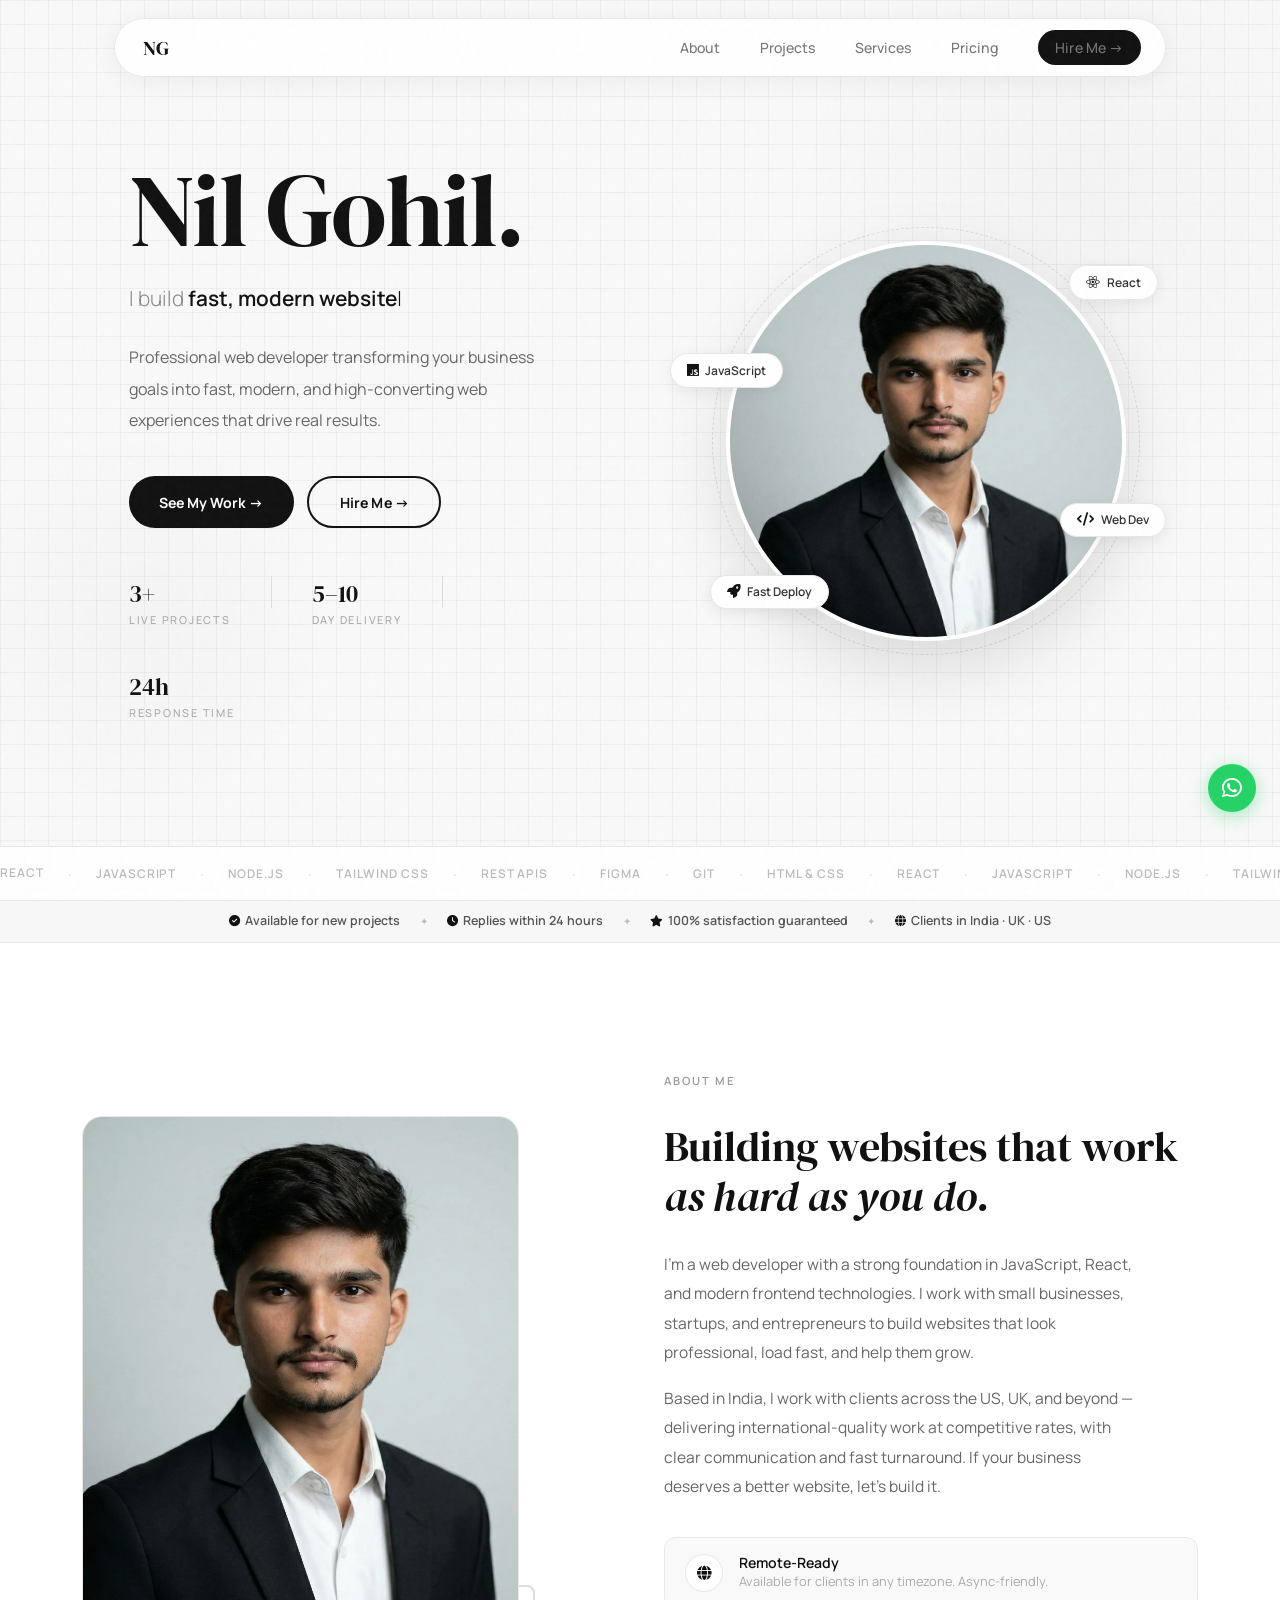
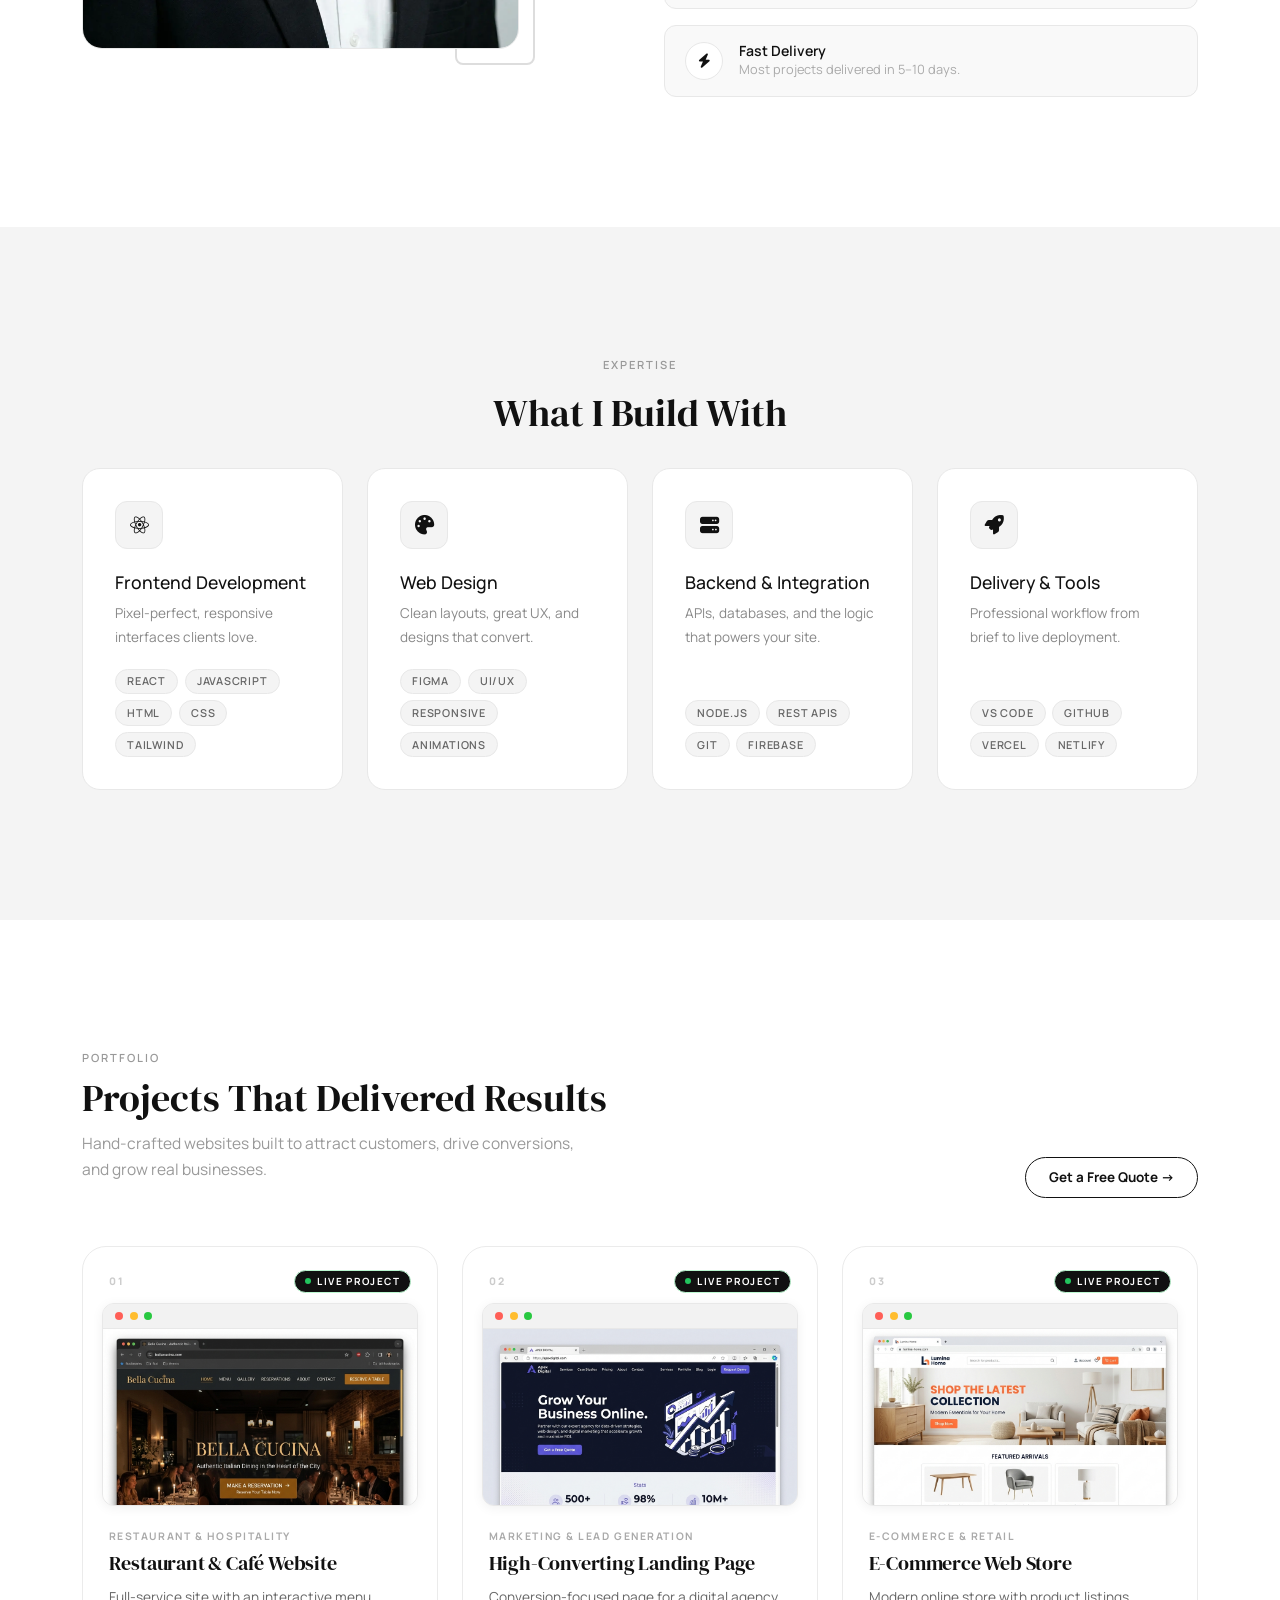
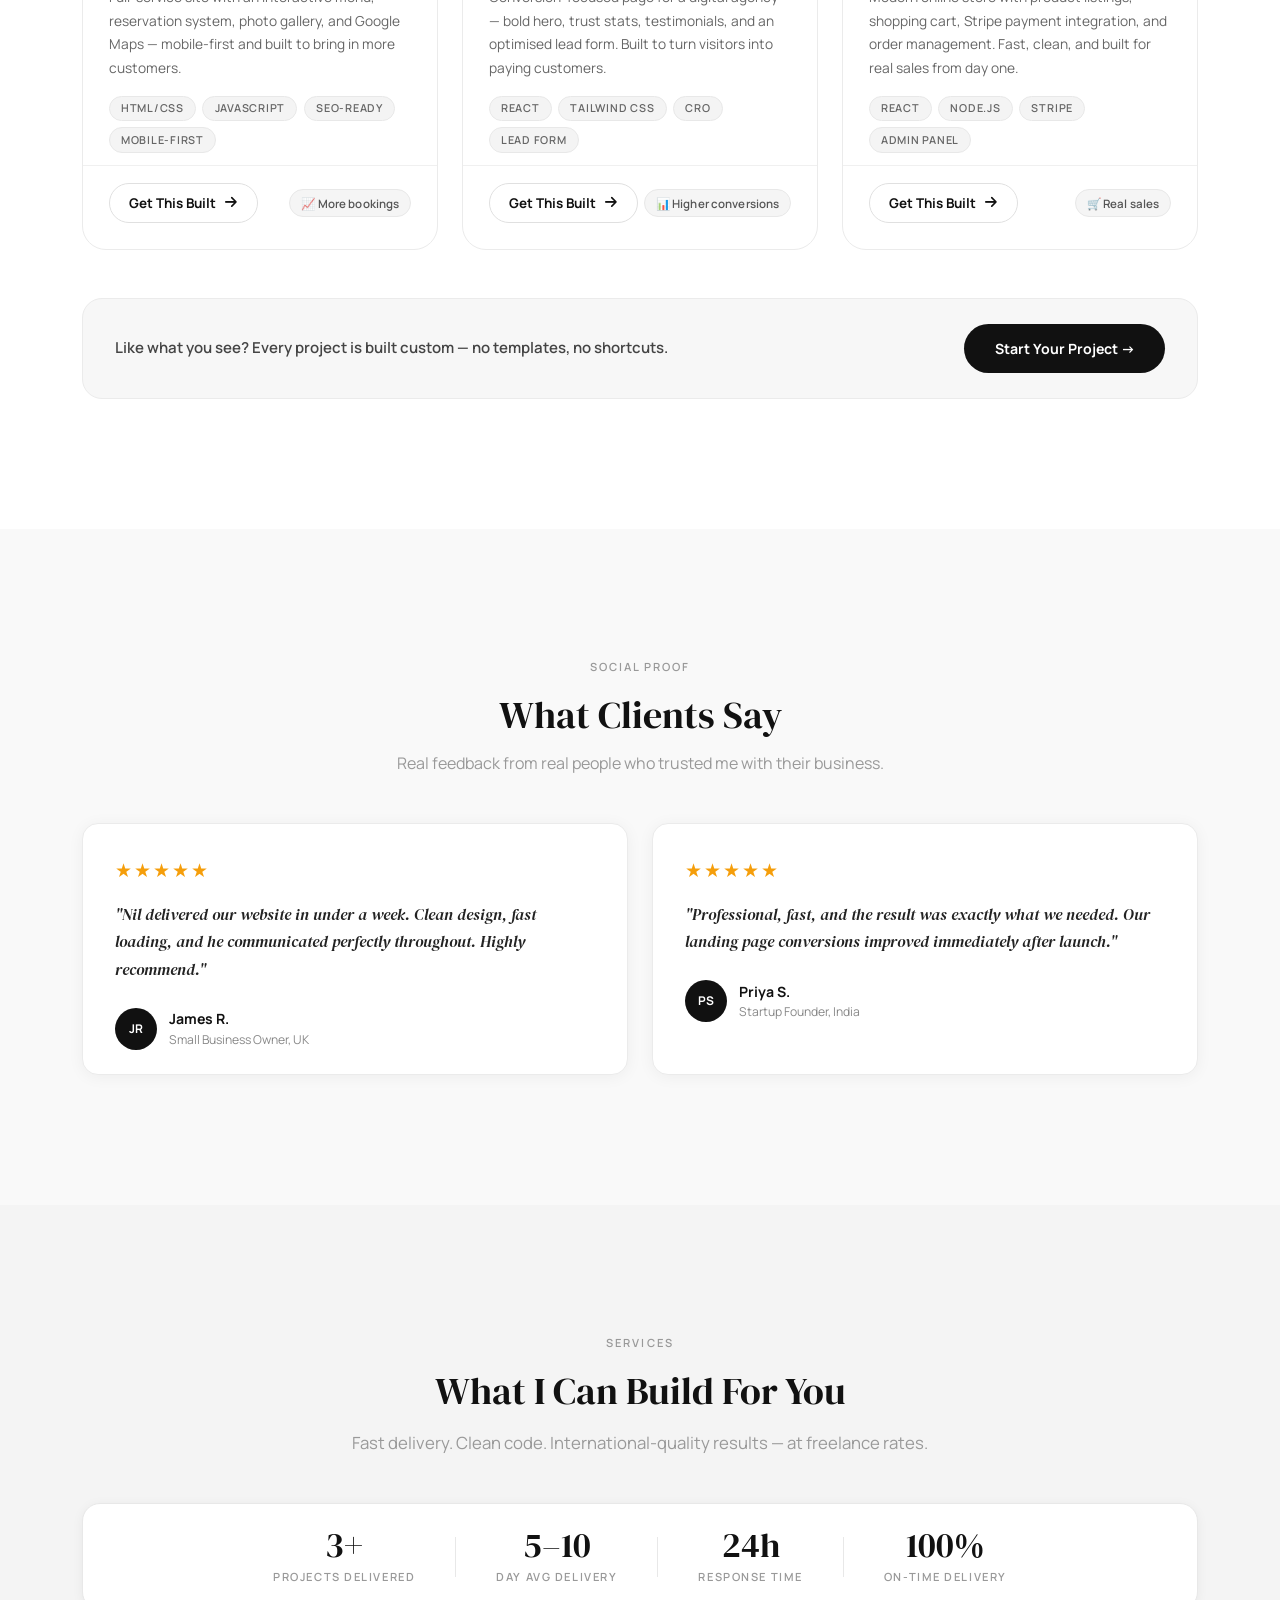
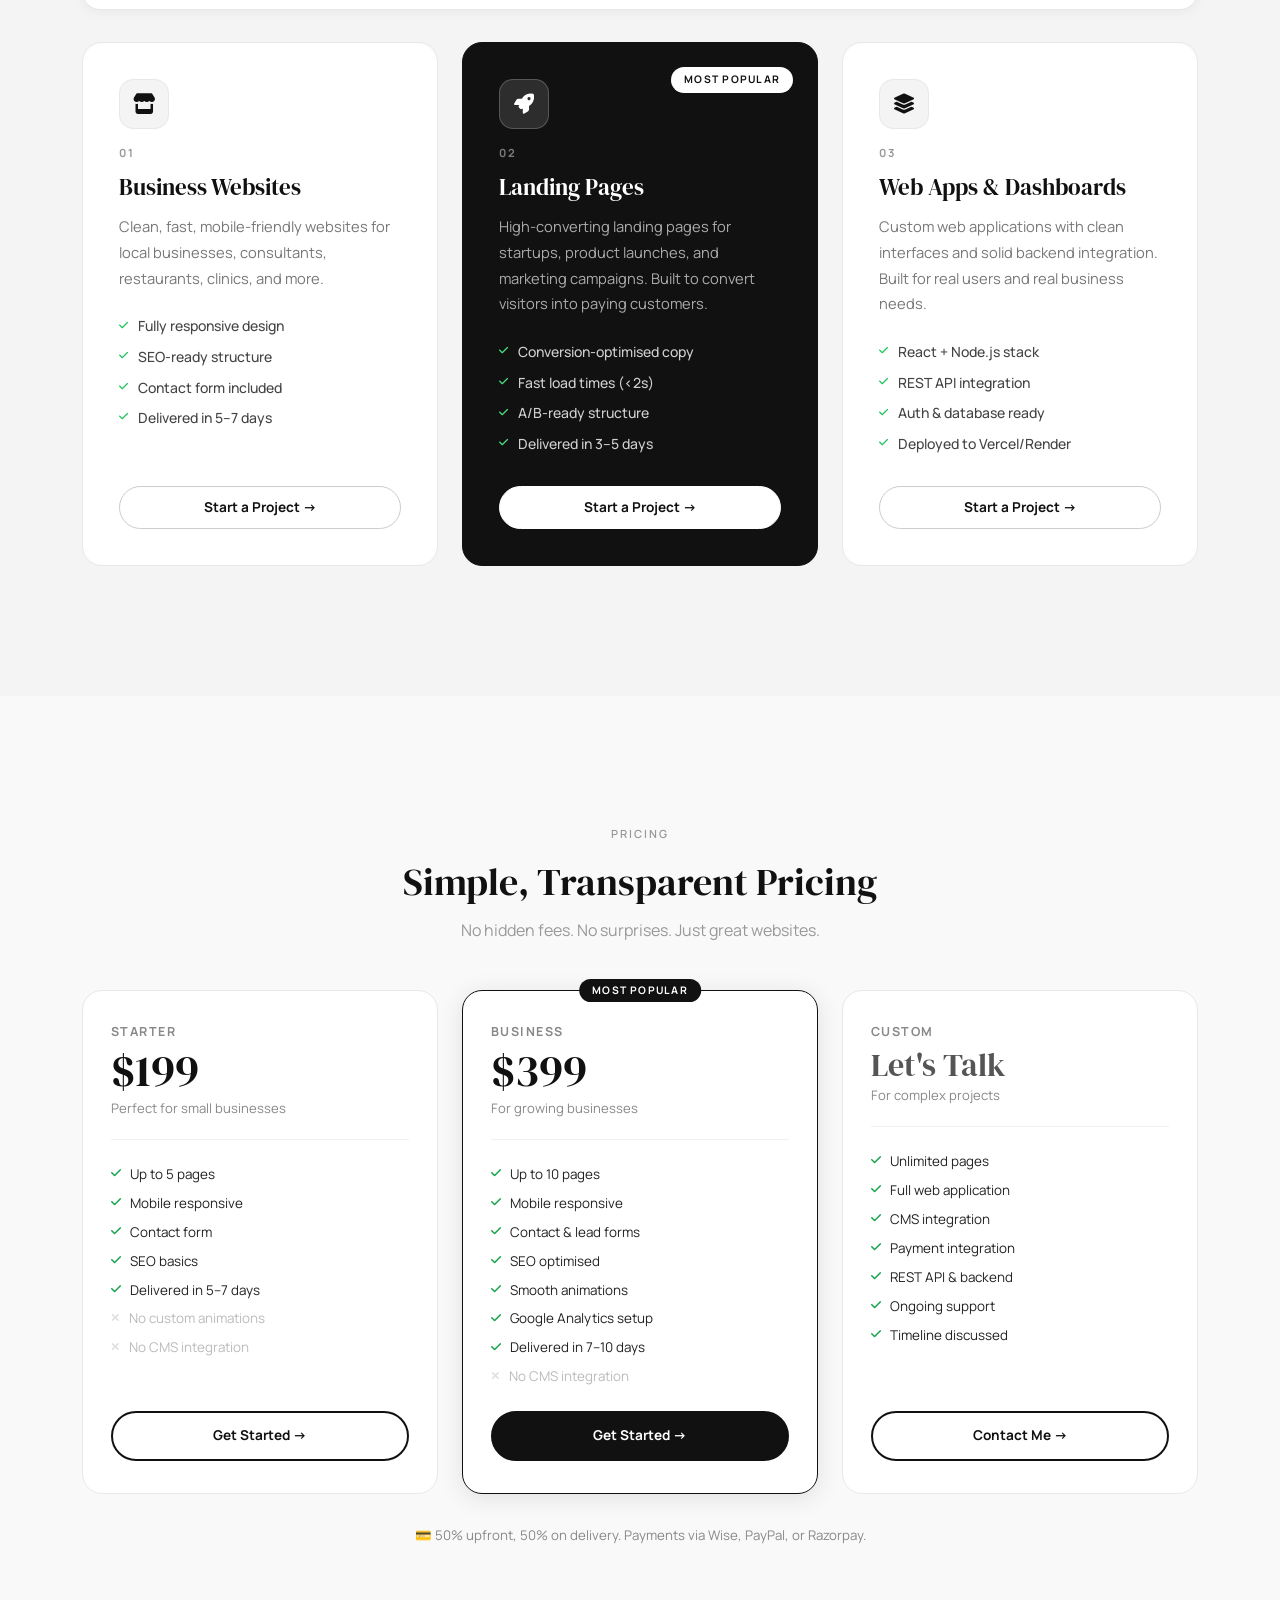
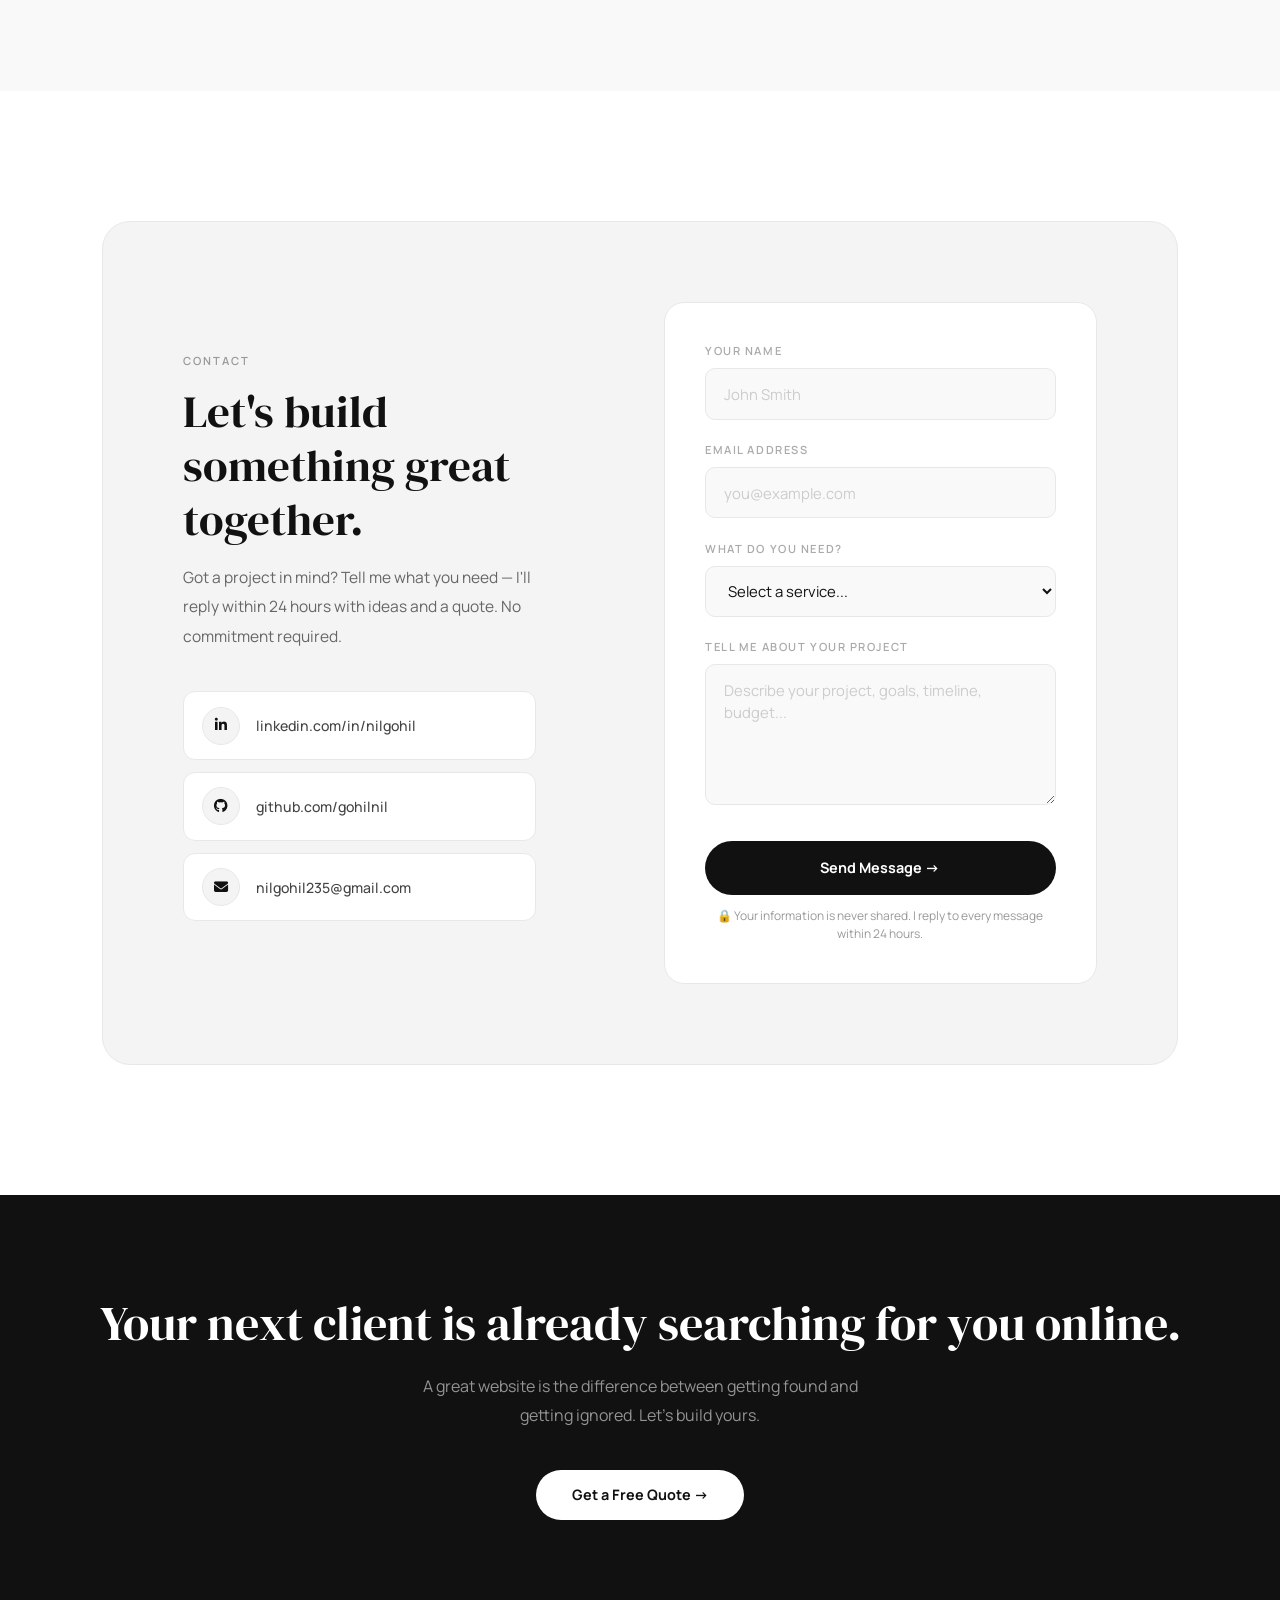
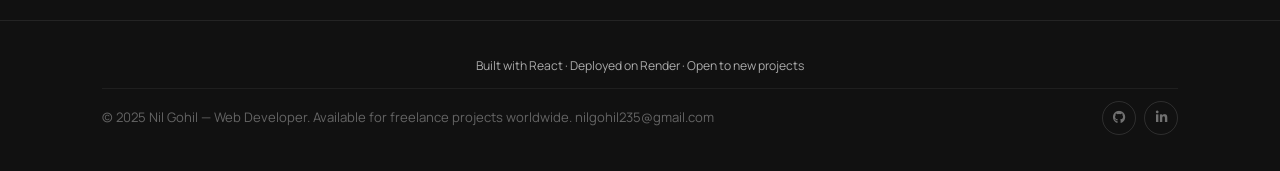
<file: index.html>
<!DOCTYPE html>
<html lang="en">

<head>
    <meta charset="UTF-8">
    <meta name="viewport" content="width=device-width, initial-scale=1.0">
    <title>Nil Gohil — Web Developer | React &amp; JavaScript | Freelance</title>
    <meta name="description" content="Nil Gohil is a freelance web developer building fast, modern websites and web apps for businesses worldwide. React, JavaScript, Tailwind. Available for remote projects.">
    <meta name="keywords" content="web developer, freelance web developer, React developer, JavaScript developer, hire web developer India, affordable web development, landing page developer, business website developer">
    <!-- Open Graph -->
    <meta property="og:title" content="Nil Gohil — Web Developer">
    <meta property="og:description" content="Fast, modern websites for businesses worldwide. React · JS · Tailwind.">
    <meta property="og:url" content="https://gohilnil.github.io/portfolio">
    <meta property="og:type" content="website">
    <link rel="preconnect" href="https://fonts.googleapis.com">
    <link rel="preconnect" href="https://fonts.gstatic.com" crossorigin>
    <link
        href="https://fonts.googleapis.com/css2?family=DM+Serif+Display:ital@0;1&family=Manrope:wght@300;400;500;600;700&display=swap"
        rel="stylesheet">
    <link href="https://cdn.jsdelivr.net/npm/bootstrap@5.3.2/dist/css/bootstrap.min.css" rel="stylesheet">
    <link rel="stylesheet" href="https://cdnjs.cloudflare.com/ajax/libs/font-awesome/6.5.1/css/all.min.css">
    <link rel="stylesheet" href="style.css">
    <!-- Image Loading Optimization -->
    <link rel="preload" as="image" href="assets/images/my.webp" fetchpriority="high">
</head>

<body>
    <div class="grain-overlay"></div>

    <nav id="navbar">
        <div class="container" style="max-width: 1100px; margin: auto; padding: 0 1.5rem; position: relative;">
            <div class="nav-pill">
                <a href="#" class="nav-logo">NG<span></span></a>
                <div class="nav-links-desktop">
                    <a href="#about">About</a>
                    <a href="#projects">Projects</a>
                    <a href="#journey">Services</a>
                    <a href="#pricing">Pricing</a>
                    <a href="#contact" class="btn-nav-hire">Hire Me &rarr;</a>
                </div>
                <button class="hamburger" id="hamburger-btn" aria-expanded="false">
                    <span class="hamburger-line"></span>
                    <span class="hamburger-line"></span>
                    <span class="hamburger-line"></span>
                </button>
            </div>
            <div class="nav-dropdown" id="nav-dropdown">
                <a href="#about">About</a>
                <a href="#projects">Projects</a>
                <a href="#journey">Services</a>
                <a href="#pricing">Pricing</a>
                <a href="#testimonials">Reviews</a>
                <a href="#contact">Contact</a>
            </div>
        </div>
    </nav>

    <section id="hero" class="bg-grid">
        <div class="bg-circle-1"></div>
        <div class="bg-circle-2"></div>
        <div class="container position-relative z-index-1">
            <div class="row align-items-center justify-content-center hero-spacing-row">
                <div class="col-lg-5 text-center text-lg-start pe-lg-4">

                    <h1 class="hero-name">Nil Gohil.</h1>
                    <div class="hero-tw-row">
                        I build <span id="tw-text"></span><span id="tw-cursor">|</span>
                    </div>
                    <p class="hero-bio">Professional web developer transforming your business goals into fast, modern,
                        and high-converting web experiences that drive real results.</p>
                    <div class="hero-btns justify-content-center justify-content-lg-start">
                        <a href="#projects" class="btn-prim">See My Work &rarr;</a>
                        <a href="#contact" class="btn-hire">Hire Me &rarr;</a>
                    </div>
                    <div class="hero-stats justify-content-center justify-content-lg-start">
                        <div class="h-stat"><span>3+</span><span>Live Projects</span></div>
                        <div class="h-stat-div"></div>
                        <div class="h-stat"><span>5–10</span><span>Day Delivery</span></div>
                        <div class="h-stat-div"></div>
                        <div class="h-stat"><span>24h</span><span>Response Time</span></div>
                    </div>
                </div>
                <div class="col-lg-5 hero-right-col mt-5 mt-lg-0">
                    <div class="hero-right">
                        <div class="hb-pill hb1"><i class="fab fa-react"></i> React</div>
                        <div class="hb-pill hb2"><i class="fab fa-js"></i> JavaScript</div>
                        <div class="hb-pill hb3"><i class="fas fa-code"></i> Web Dev</div>
                        <div class="hb-pill hb4"><i class="fas fa-rocket"></i> Fast Deploy</div>

                        <div class="hero-dashed-ring"></div>
                        <img src="assets/images/my.webp" width="400" height="400" alt="Nil Gohil"
                            class="hero-img img-fade" fetchpriority="high" decoding="async"
                            onload="this.classList.add('loaded')"
                            onerror="this.style.display='none'; this.nextElementSibling.style.display='flex';">
                        <div class="hero-img-fallback" style="display:none;">NG</div>
                    </div>
                </div>
            </div>
        </div>
        <div class="hero-marquee-bar">
            <div class="marquee-track">
                <div class="marquee-group">
                    <span class="mq-item">React</span><span class="mq-sep">&middot;</span>
                    <span class="mq-item">JavaScript</span><span class="mq-sep">&middot;</span>
                    <span class="mq-item">Node.js</span><span class="mq-sep">&middot;</span>
                    <span class="mq-item">Tailwind CSS</span><span class="mq-sep">&middot;</span>
                    <span class="mq-item">REST APIs</span><span class="mq-sep">&middot;</span>
                    <span class="mq-item">Figma</span><span class="mq-sep">&middot;</span>
                    <span class="mq-item">Git</span><span class="mq-sep">&middot;</span>
                    <span class="mq-item">HTML &amp; CSS</span><span class="mq-sep">&middot;</span>
                </div>
                <div class="marquee-group">
                    <span class="mq-item">React</span><span class="mq-sep">&middot;</span>
                    <span class="mq-item">JavaScript</span><span class="mq-sep">&middot;</span>
                    <span class="mq-item">Node.js</span><span class="mq-sep">&middot;</span>
                    <span class="mq-item">Tailwind CSS</span><span class="mq-sep">&middot;</span>
                    <span class="mq-item">REST APIs</span><span class="mq-sep">&middot;</span>
                    <span class="mq-item">Figma</span><span class="mq-sep">&middot;</span>
                    <span class="mq-item">Git</span><span class="mq-sep">&middot;</span>
                    <span class="mq-item">HTML &amp; CSS</span><span class="mq-sep">&middot;</span>
                </div>
            </div>
        </div>
    </section>

    <!-- Trust Strip -->
    <div class="trust-strip">
        <div class="trust-inner">
            <span class="trust-item"><i class="fas fa-circle-check"></i> Available for new projects</span>
            <span class="trust-sep">✦</span>
            <span class="trust-item"><i class="fas fa-clock"></i> Replies within 24 hours</span>
            <span class="trust-sep">✦</span>
            <span class="trust-item"><i class="fas fa-star"></i> 100% satisfaction guaranteed</span>
            <span class="trust-sep">✦</span>
            <span class="trust-item"><i class="fas fa-globe"></i> Clients in India · UK · US</span>
        </div>
    </div>

    <section id="about" class="section-padding">
        <div class="container">
            <div class="row align-items-center g-5">
                <div class="col-lg-5 reveal">
                    <div class="about-img-box">
                        <div class="ab-dec"></div>
                        <img src="assets/images/my.webp" width="400" height="533" alt="Nil Gohil"
                            class="ab-img img-fade" loading="lazy" onload="this.classList.add('loaded')"
                            onerror="this.style.display='none'; this.nextElementSibling.style.display='flex';">
                        <div class="hero-img-fallback"
                            style="display:none; aspect-ratio:3/4; border-radius:20px; font-size:3.5rem;">NG</div>
                    </div>
                </div>
                <div class="col-lg-6 offset-lg-1">
                    <span class="eyebrow reveal">About Me</span>
                    <h2 class="ab-h2 reveal">Building websites that work<br><em class="ab-em">as hard as you do.</em>
                    </h2>
                    <p class="ab-p reveal">I'm a web developer with a strong foundation in JavaScript, React, and modern
                        frontend technologies. I work with small businesses, startups, and entrepreneurs to build
                        websites that look professional, load fast, and help them grow.</p>
                    <p class="ab-p reveal" style="margin-bottom: 2.25rem;">Based in India, I work with clients across
                        the US, UK, and beyond — delivering international-quality work at competitive rates, with clear
                        communication and fast turnaround. If your business deserves a better website, let's build it.
                    </p>

                    <div class="d-flex flex-column gap-3">
                        <div class="ab-card reveal">
                            <div class="abc-ic"><i class="fas fa-globe"></i></div>
                            <div class="abc-t">
                                <h6>Remote-Ready</h6>
                                <p>Available for clients in any timezone. Async-friendly.</p>
                            </div>
                        </div>
                        <div class="ab-card reveal">
                            <div class="abc-ic"><i class="fas fa-bolt"></i></div>
                            <div class="abc-t">
                                <h6>Fast Delivery</h6>
                                <p>Most projects delivered in 5–10 days.</p>
                            </div>
                        </div>
                    </div>
                </div>
            </div>
        </div>
    </section>

    <section id="skills" class="section-padding">
        <div class="container">
            <div class="text-center reveal">
                <span class="eyebrow mx-auto" style="margin-bottom: 1rem;">Expertise</span>
                <h2 class="sk-h2">What I Build With</h2>
            </div>
            <div class="row g-4 mt-2">
                <div class="col-sm-6 col-lg-3 reveal">
                    <div class="sk-card">
                        <div class="sk-ic"><i class="fab fa-react"></i></div>
                        <h5 class="sk-h5">Frontend Development</h5>
                        <p class="sk-p">Pixel-perfect, responsive interfaces clients love.</p>
                        <div class="sk-tags"><span class="sk-tag">React</span><span
                                class="sk-tag">JavaScript</span><span class="sk-tag">HTML</span><span
                                class="sk-tag">CSS</span><span class="sk-tag">Tailwind</span></div>
                    </div>
                </div>
                <div class="col-sm-6 col-lg-3 reveal">
                    <div class="sk-card">
                        <div class="sk-ic"><i class="fas fa-palette"></i></div>
                        <h5 class="sk-h5">Web Design</h5>
                        <p class="sk-p">Clean layouts, great UX, and designs that convert.</p>
                        <div class="sk-tags"><span class="sk-tag">Figma</span><span class="sk-tag">UI/UX</span><span
                                class="sk-tag">Responsive</span><span class="sk-tag">Animations</span></div>
                    </div>
                </div>
                <div class="col-sm-6 col-lg-3 reveal">
                    <div class="sk-card">
                        <div class="sk-ic"><i class="fas fa-server"></i></div>
                        <h5 class="sk-h5">Backend &amp; Integration</h5>
                        <p class="sk-p">APIs, databases, and the logic that powers your site.</p>
                        <div class="sk-tags"><span class="sk-tag">Node.js</span><span class="sk-tag">REST
                                APIs</span><span class="sk-tag">Git</span><span class="sk-tag">Firebase</span></div>
                    </div>
                </div>
                <div class="col-sm-6 col-lg-3 reveal">
                    <div class="sk-card">
                        <div class="sk-ic"><i class="fas fa-rocket"></i></div>
                        <h5 class="sk-h5">Delivery &amp; Tools</h5>
                        <p class="sk-p">Professional workflow from brief to live deployment.</p>
                        <div class="sk-tags"><span class="sk-tag">VS Code</span><span class="sk-tag">GitHub</span><span
                                class="sk-tag">Vercel</span><span class="sk-tag">Netlify</span></div>
                    </div>
                </div>
            </div>
        </div>
    </section>

    <section id="projects" class="section-padding">
        <div class="container">
            <div class="proj-section-head reveal mb-5">
                <div>
                    <span class="eyebrow" style="margin-bottom: 0.5rem;">Portfolio</span>
                    <h2 class="sk-h2">Projects That Delivered Results</h2>
                    <p class="proj-section-sub">Hand-crafted websites built to attract customers, drive conversions, and grow real businesses.</p>
                </div>
                <a href="#contact" class="btn-all">Get a Free Quote &rarr;</a>
            </div>

            <div class="row g-4">

                <!-- Project 1 — Restaurant -->
                <div class="col-lg-4 col-md-6 reveal">
                    <div class="proj-card">
                        <div class="proj-card-top">
                            <div class="proj-num">01</div>
                            <span class="proj-feat-badge proj-live-badge">LIVE PROJECT</span>
                        </div>
                        <div class="proj-browser">
                            <div class="proj-browser-bar">
                                <span class="pb-dot pb-red"></span>
                                <span class="pb-dot pb-yellow"></span>
                                <span class="pb-dot pb-green"></span>
                            </div>
                            <div class="proj-img-wrap">
                                <img src="assets/images/demo-restaurant.png" alt="Restaurant Website" class="proj-img img-fade" loading="lazy" onload="this.classList.add('loaded')">
                            </div>
                        </div>
                        <div class="proj-body">
                            <div class="proj-category">Restaurant &amp; Hospitality</div>
                            <h4 class="proj-h">Restaurant &amp; Café Website</h4>
                            <p class="proj-p">Full-service site with an interactive menu, reservation system, photo gallery, and Google Maps — mobile-first and built to bring in more customers.</p>
                            <div class="sk-tags mt-3">
                                <span class="sk-tag">HTML/CSS</span>
                                <span class="sk-tag">JavaScript</span>
                                <span class="sk-tag">SEO-Ready</span>
                                <span class="sk-tag">Mobile-First</span>
                            </div>
                        </div>
                        <div class="proj-footer">
                            <a href="#contact" class="proj-cta">Get This Built <i class="fas fa-arrow-right ms-1"></i></a>
                            <span class="proj-result-pill">📈 More bookings</span>
                        </div>
                    </div>
                </div>

                <!-- Project 2 — Landing Page -->
                <div class="col-lg-4 col-md-6 reveal">
                    <div class="proj-card">
                        <div class="proj-card-top">
                            <div class="proj-num">02</div>
                            <span class="proj-feat-badge proj-live-badge">LIVE PROJECT</span>
                        </div>
                        <div class="proj-browser">
                            <div class="proj-browser-bar">
                                <span class="pb-dot pb-red"></span>
                                <span class="pb-dot pb-yellow"></span>
                                <span class="pb-dot pb-green"></span>
                            </div>
                            <div class="proj-img-wrap">
                                <img src="assets/images/demo-agency.png" alt="Landing Page" class="proj-img img-fade" loading="lazy" onload="this.classList.add('loaded')">
                            </div>
                        </div>
                        <div class="proj-body">
                            <div class="proj-category">Marketing &amp; Lead Generation</div>
                            <h4 class="proj-h">High-Converting Landing Page</h4>
                            <p class="proj-p">Conversion-focused page for a digital agency — bold hero, trust stats, testimonials, and an optimised lead form. Built to turn visitors into paying customers.</p>
                            <div class="sk-tags mt-3">
                                <span class="sk-tag">React</span>
                                <span class="sk-tag">Tailwind CSS</span>
                                <span class="sk-tag">CRO</span>
                                <span class="sk-tag">Lead Form</span>
                            </div>
                        </div>
                        <div class="proj-footer">
                            <a href="#contact" class="proj-cta">Get This Built <i class="fas fa-arrow-right ms-1"></i></a>
                            <span class="proj-result-pill">📊 Higher conversions</span>
                        </div>
                    </div>
                </div>

                <!-- Project 3 — E-Commerce -->
                <div class="col-lg-4 col-md-6 reveal">
                    <div class="proj-card">
                        <div class="proj-card-top">
                            <div class="proj-num">03</div>
                            <span class="proj-feat-badge proj-live-badge">LIVE PROJECT</span>
                        </div>
                        <div class="proj-browser">
                            <div class="proj-browser-bar">
                                <span class="pb-dot pb-red"></span>
                                <span class="pb-dot pb-yellow"></span>
                                <span class="pb-dot pb-green"></span>
                            </div>
                            <div class="proj-img-wrap">
                                <img src="assets/images/demo-shop.png" alt="E-Commerce Store" class="proj-img img-fade" loading="lazy" onload="this.classList.add('loaded')">
                            </div>
                        </div>
                        <div class="proj-body">
                            <div class="proj-category">E-Commerce &amp; Retail</div>
                            <h4 class="proj-h">E-Commerce Web Store</h4>
                            <p class="proj-p">Modern online store with product listings, shopping cart, Stripe payment integration, and order management. Fast, clean, and built for real sales from day one.</p>
                            <div class="sk-tags mt-3">
                                <span class="sk-tag">React</span>
                                <span class="sk-tag">Node.js</span>
                                <span class="sk-tag">Stripe</span>
                                <span class="sk-tag">Admin Panel</span>
                            </div>
                        </div>
                        <div class="proj-footer">
                            <a href="#contact" class="proj-cta">Get This Built <i class="fas fa-arrow-right ms-1"></i></a>
                            <span class="proj-result-pill">🛒 Real sales</span>
                        </div>
                    </div>
                </div>

            </div>

            <!-- Bottom CTA bar -->
            <div class="proj-bottom-bar reveal">
                <p class="proj-bottom-txt">Like what you see? Every project is built custom — no templates, no shortcuts.</p>
                <a href="#contact" class="btn-prim">Start Your Project &rarr;</a>
            </div>

        </div>
    </section>


    <!-- Testimonials Section (FIX 3) -->
    <section id="testimonials" class="section-padding">
        <div class="container">
            <div class="text-center reveal">
                <span class="eyebrow mx-auto" style="margin-bottom:1rem;">Social Proof</span>
                <h2 class="sk-h2">What Clients Say</h2>
                <p style="max-width:520px;margin:0.8rem auto 0;color:var(--text-light);font-size:1rem;">Real feedback from real people who trusted me with their business.</p>
            </div>
            <div class="row g-4 mt-4">
                <div class="col-md-6 reveal">
                    <div class="testi-card">
                        <div class="testi-stars">★★★★★</div>
                        <p class="testi-quote">"Nil delivered our website in under a week. Clean design, fast loading, and he communicated perfectly throughout. Highly recommend."</p>
                        <div class="testi-author">
                            <div class="testi-avatar">JR</div>
                            <div>
                                <div class="testi-name">James R.</div>
                                <div class="testi-role">Small Business Owner, UK</div>
                            </div>
                        </div>
                    </div>
                </div>
                <div class="col-md-6 reveal">
                    <div class="testi-card">
                        <div class="testi-stars">★★★★★</div>
                        <p class="testi-quote">"Professional, fast, and the result was exactly what we needed. Our landing page conversions improved immediately after launch."</p>
                        <div class="testi-author">
                            <div class="testi-avatar">PS</div>
                            <div>
                                <div class="testi-name">Priya S.</div>
                                <div class="testi-role">Startup Founder, India</div>
                            </div>
                        </div>
                    </div>
                </div>
            </div>
        </div>
    </section>

    <section id="journey" class="section-padding">
        <div class="container">
            <div class="text-center reveal">
                <span class="eyebrow mx-auto" style="margin-bottom: 1rem;">Services</span>
                <h2 class="sk-h2">What I Can Build For You</h2>
                <p style="max-width:580px;margin:1rem auto 0;color:var(--text-light);font-size:1.05rem;">Fast delivery.
                    Clean code. International-quality results — at freelance rates.</p>
            </div>

            <!-- Stat bar -->
            <div class="svc-stat-bar reveal">
                <div class="svc-stat">
                    <span class="svc-stat-num">3+</span>
                    <span class="svc-stat-lbl">Projects Delivered</span>
                </div>
                <div class="svc-stat-sep"></div>
                <div class="svc-stat">
                    <span class="svc-stat-num">5–10</span>
                    <span class="svc-stat-lbl">Day Avg Delivery</span>
                </div>
                <div class="svc-stat-sep"></div>
                <div class="svc-stat">
                    <span class="svc-stat-num">24h</span>
                    <span class="svc-stat-lbl">Response Time</span>
                </div>
                <div class="svc-stat-sep"></div>
                <div class="svc-stat">
                    <span class="svc-stat-num">100%</span>
                    <span class="svc-stat-lbl">On-Time Delivery</span>
                </div>
            </div>

            <!-- Service cards -->
            <div class="row g-4 mt-2">
                <div class="col-lg-4 reveal">
                    <div class="svc-card">
                        <div class="svc-ic"><i class="fas fa-store"></i></div>
                        <div class="svc-num">01</div>
                        <h4 class="svc-h">Business Websites</h4>
                        <p class="svc-p">Clean, fast, mobile-friendly websites for local businesses, consultants,
                            restaurants, clinics, and more.</p>
                        <ul class="svc-list">
                            <li><i class="fas fa-check"></i> Fully responsive design</li>
                            <li><i class="fas fa-check"></i> SEO-ready structure</li>
                            <li><i class="fas fa-check"></i> Contact form included</li>
                            <li><i class="fas fa-check"></i> Delivered in 5–7 days</li>
                        </ul>
                        <a href="#contact" class="svc-cta">Start a Project &rarr;</a>
                    </div>
                </div>
                <div class="col-lg-4 reveal">
                    <div class="svc-card svc-card--featured">
                        <div class="svc-badge-top">Most Popular</div>
                        <div class="svc-ic"><i class="fas fa-rocket"></i></div>
                        <div class="svc-num">02</div>
                        <h4 class="svc-h">Landing Pages</h4>
                        <p class="svc-p">High-converting landing pages for startups, product launches, and marketing
                            campaigns. Built to convert visitors into paying customers.</p>
                        <ul class="svc-list">
                            <li><i class="fas fa-check"></i> Conversion-optimised copy</li>
                            <li><i class="fas fa-check"></i> Fast load times (&lt;2s)</li>
                            <li><i class="fas fa-check"></i> A/B-ready structure</li>
                            <li><i class="fas fa-check"></i> Delivered in 3–5 days</li>
                        </ul>
                        <a href="#contact" class="svc-cta">Start a Project &rarr;</a>
                    </div>
                </div>
                <div class="col-lg-4 reveal">
                    <div class="svc-card">
                        <div class="svc-ic"><i class="fas fa-layer-group"></i></div>
                        <div class="svc-num">03</div>
                        <h4 class="svc-h">Web Apps &amp; Dashboards</h4>
                        <p class="svc-p">Custom web applications with clean interfaces and solid backend integration.
                            Built for real users and real business needs.</p>
                        <ul class="svc-list">
                            <li><i class="fas fa-check"></i> React + Node.js stack</li>
                            <li><i class="fas fa-check"></i> REST API integration</li>
                            <li><i class="fas fa-check"></i> Auth &amp; database ready</li>
                            <li><i class="fas fa-check"></i> Deployed to Vercel/Render</li>
                        </ul>
                        <a href="#contact" class="svc-cta">Start a Project &rarr;</a>
                    </div>
                </div>
            </div>
        </div>
    </section>

    <!-- Pricing Section (FIX 4) -->
    <section id="pricing" class="section-padding">
        <div class="container">
            <div class="text-center reveal">
                <span class="eyebrow mx-auto" style="margin-bottom:1rem;">Pricing</span>
                <h2 class="sk-h2">Simple, Transparent Pricing</h2>
                <p style="max-width:520px;margin:0.8rem auto 0;color:var(--text-light);font-size:1rem;">No hidden fees. No surprises. Just great websites.</p>
            </div>
            <div class="row g-4 mt-4 justify-content-center">
                <!-- Starter -->
                <div class="col-lg-4 col-md-6 reveal">
                    <div class="price-card">
                        <div class="price-tier">Starter</div>
                        <div class="price-amount">$199</div>
                        <div class="price-sub">Perfect for small businesses</div>
                        <ul class="price-list">
                            <li class="inc"><i class="fas fa-check"></i> Up to 5 pages</li>
                            <li class="inc"><i class="fas fa-check"></i> Mobile responsive</li>
                            <li class="inc"><i class="fas fa-check"></i> Contact form</li>
                            <li class="inc"><i class="fas fa-check"></i> SEO basics</li>
                            <li class="inc"><i class="fas fa-check"></i> Delivered in 5–7 days</li>
                            <li class="exc"><i class="fas fa-times"></i> No custom animations</li>
                            <li class="exc"><i class="fas fa-times"></i> No CMS integration</li>
                        </ul>
                        <a href="#contact" class="price-btn">Get Started &rarr;</a>
                    </div>
                </div>
                <!-- Business -->
                <div class="col-lg-4 col-md-6 reveal">
                    <div class="price-card price-card--popular">
                        <div class="price-popular-badge">Most Popular</div>
                        <div class="price-tier">Business</div>
                        <div class="price-amount">$399</div>
                        <div class="price-sub">For growing businesses</div>
                        <ul class="price-list">
                            <li class="inc"><i class="fas fa-check"></i> Up to 10 pages</li>
                            <li class="inc"><i class="fas fa-check"></i> Mobile responsive</li>
                            <li class="inc"><i class="fas fa-check"></i> Contact &amp; lead forms</li>
                            <li class="inc"><i class="fas fa-check"></i> SEO optimised</li>
                            <li class="inc"><i class="fas fa-check"></i> Smooth animations</li>
                            <li class="inc"><i class="fas fa-check"></i> Google Analytics setup</li>
                            <li class="inc"><i class="fas fa-check"></i> Delivered in 7–10 days</li>
                            <li class="exc"><i class="fas fa-times"></i> No CMS integration</li>
                        </ul>
                        <a href="#contact" class="price-btn price-btn--accent">Get Started &rarr;</a>
                    </div>
                </div>
                <!-- Custom -->
                <div class="col-lg-4 col-md-6 reveal">
                    <div class="price-card">
                        <div class="price-tier">Custom</div>
                        <div class="price-amount price-amount--talk">Let's Talk</div>
                        <div class="price-sub">For complex projects</div>
                        <ul class="price-list">
                            <li class="inc"><i class="fas fa-check"></i> Unlimited pages</li>
                            <li class="inc"><i class="fas fa-check"></i> Full web application</li>
                            <li class="inc"><i class="fas fa-check"></i> CMS integration</li>
                            <li class="inc"><i class="fas fa-check"></i> Payment integration</li>
                            <li class="inc"><i class="fas fa-check"></i> REST API &amp; backend</li>
                            <li class="inc"><i class="fas fa-check"></i> Ongoing support</li>
                            <li class="inc"><i class="fas fa-check"></i> Timeline discussed</li>
                        </ul>
                        <a href="#contact" class="price-btn">Contact Me &rarr;</a>
                    </div>
                </div>
            </div>
            <p class="price-note reveal">&#x1F4B3; 50% upfront, 50% on delivery. Payments via Wise, PayPal, or Razorpay.</p>
        </div>
    </section>

    <section id="contact" class="section-padding">
        <div class="container container-md" style="max-width: 1100px;">
            <div class="ct-wrap reveal">
                <div class="row g-5 align-items-center">
                    <div class="col-lg-5">
                        <span class="eyebrow reveal" style="margin-bottom: 1rem;">Contact</span>
                        <h2 class="ct-h2 reveal">Let's build something great together.</h2>
                        <p class="ct-p reveal">Got a project in mind? Tell me what you need — I'll reply within 24 hours with ideas and a quote. No commitment required.</p>

                        <a href="https://www.linkedin.com/in/nilgohil/" target="_blank" class="ct-row reveal">
                            <div class="ct-ic"><i class="fab fa-linkedin-in"></i></div>
                            <span class="ct-txt">linkedin.com/in/nilgohil</span>
                        </a>
                        <a href="https://github.com/gohilnil" target="_blank" class="ct-row reveal">
                            <div class="ct-ic"><i class="fab fa-github"></i></div>
                            <span class="ct-txt">github.com/gohilnil</span>
                        </a>
                        <a href="mailto:nilgohil235@gmail.com" class="ct-row reveal">
                            <div class="ct-ic"><i class="fas fa-envelope"></i></div>
                            <span class="ct-txt">nilgohil235@gmail.com</span>
                        </a>
                    </div>

                    <div class="col-lg-6 offset-lg-1">
                        <div class="ct-form-card reveal">
                            <div id="form-success" style="display:none;">
                                <i class="fas fa-check-circle"></i>
                                <h5>Message Sent!</h5>
                                <p>Thank you, I'll get back to you soon.</p>
                            </div>
                            <form id="contact-form" action="https://formspree.io/f/xaqvjlqr" method="POST">
                                <div style="margin-bottom: 1.4rem;">
                                    <label class="fm-lbl">Your Name</label>
                                    <input type="text" name="name" class="fm-in" placeholder="John Smith" required>
                                </div>
                                <div style="margin-bottom: 1.4rem;">
                                    <label class="fm-lbl">Email Address</label>
                                    <input type="email" name="email" class="fm-in" placeholder="you@example.com"
                                        required>
                                </div>
                                <div style="margin-bottom: 1.4rem;">
                                    <label class="fm-lbl">What do you need?</label>
                                    <select name="service" class="fm-in" required style="cursor:pointer;">
                                        <option value="" disabled selected>Select a service...</option>
                                        <option value="Business Website">Business Website (5–7 days, from $199)</option>
                                        <option value="Landing Page">Landing Page (3–5 days, from $149)</option>
                                        <option value="Web App or Dashboard">Web App or Dashboard (custom timeline)</option>
                                        <option value="E-Commerce Store">E-Commerce Store (7–14 days, from $499)</option>
                                        <option value="Something else">Something else — let's talk</option>
                                    </select>
                                </div>
                                <div style="margin-bottom: 1.4rem;">
                                    <label class="fm-lbl">Tell me about your project</label>
                                    <textarea name="message" class="fm-in" rows="5"
                                        placeholder="Describe your project, goals, timeline, budget..."
                                        required></textarea>
                                </div>
                                <button type="submit" class="btn-fm" id="form-submit-btn">Send Message &rarr;</button>
                                <p class="form-privacy">&#x1F512; Your information is never shared. I reply to every message within 24 hours.</p>
                            </form>
                        </div>
                    </div>
                </div>
            </div>
        </div>
    </section>

    <section id="cta">
        <div class="container container-md px-4 text-center">
            <h2 class="cta-h2 reveal">Your next client is already searching for you online.</h2>
            <p class="cta-p reveal">A great website is the difference between getting found and getting ignored. Let's
                build yours.</p>
            <a href="#contact" class="btn-cta reveal">Get a Free Quote &rarr;</a>
        </div>
    </section>

    <footer>
        <div class="container" style="max-width: 1100px;">
            <p class="ft-stack">Built with React &middot; Deployed on Render &middot; Open to new projects</p>
            <div style="display:flex;justify-content:space-between;align-items:center;flex-wrap:wrap;gap:1rem;">
                <p class="ft-text">&copy; 2025 Nil Gohil &mdash; Web Developer. Available for freelance projects worldwide. nilgohil235@gmail.com</p>
                <div class="d-flex gap-2">
                    <a href="https://github.com/gohilnil" target="_blank" class="ft-ic"><i class="fab fa-github"></i></a>
                    <a href="https://www.linkedin.com/in/nilgohil/" target="_blank" class="ft-ic"><i class="fab fa-linkedin-in"></i></a>
                </div>
            </div>
        </div>
    </footer>

    <button id="scrollTopBtn" aria-label="Scroll to top">
        <i class="fas fa-arrow-up"></i>
    </button>

    <!-- WhatsApp Floating Button -->
    <a href="https://wa.me/9537058633?text=Hi%20Nil%2C%20I%20need%20a%20website" target="_blank" class="wa-float"
        aria-label="Chat on WhatsApp">
        <i class="fab fa-whatsapp"></i>
        <span class="wa-tooltip">Chat on WhatsApp</span>
    </a>

    <script src="https://cdn.jsdelivr.net/npm/bootstrap@5.3.2/dist/js/bootstrap.bundle.min.js"></script>
    <script src="script.js"></script>
</body>

</html>
</file>
<file: style.css>
:root {
    --bg: #F9F9F9;
    --bg-white: #FFFFFF;
    --bg-section: #F4F4F4;
    --text-dark: #111111;
    --text-mid: #444444;
    --text-light: #999999;
    --border: #E8E8E8;
    --border-dark: #CCCCCC;
    --black: #111111;
    --shadow-sm: 0 2px 12px rgba(0, 0, 0, 0.05);
    --shadow-md: 0 8px 32px rgba(0, 0, 0, 0.07);
    --shadow-lg: 0 20px 60px rgba(0, 0, 0, 0.10);
    --radius-sm: 10px;
    --radius-md: 16px;
    --radius-lg: 24px;
    --radius-pill: 100px;
    --transition: all 0.3s cubic-bezier(0.16, 1, 0.3, 1);
}

html {
    scroll-behavior: smooth;
    scroll-padding-top: 0;
}

.bg-grid {
    background-image: linear-gradient(to right, rgba(0, 0, 0, 0.04) 1px, transparent 1px),
                      linear-gradient(to bottom, rgba(0, 0, 0, 0.04) 1px, transparent 1px) !important;
    background-size: 24px 24px !important;
    background-attachment: fixed !important;
}

body {
    background-color: var(--bg);
    font-family: 'Manrope', sans-serif;
    color: var(--text-dark);
    -webkit-font-smoothing: antialiased;
    overflow-x: hidden;
    margin: 0;
    padding: 0;
    box-sizing: border-box;
}

*,
*::before,
*::after {
    box-sizing: border-box;
}

h1,
h2,
h3,
h4 {
    font-family: 'DM Serif Display', serif;
    font-weight: 400;
    color: var(--text-dark);
}

img {
    max-width: 100%;
    display: block;
}

a {
    text-decoration: none;
}

.section-padding {
    padding: 130px 0;
}

@media (max-width: 991px) {
    .section-padding {
        padding: 80px 0;
    }
}

@media (max-width: 767px) {
    .section-padding {
        padding: 60px 0;
    }
}

/* Noise */
.grain-overlay {
    position: fixed;
    inset: 0;
    z-index: 9999;
    pointer-events: none;
    opacity: 0.028;
    background-image: url("data:image/svg+xml,%3Csvg viewBox='0 0 200 200' xmlns='http://www.w3.org/2000/svg'%3E%3Cfilter id='noise'%3E%3CfeTurbulence type='fractalNoise' baseFrequency='0.75' numOctaves='4' stitchTiles='stitch'/%3E%3C/filter%3E%3Crect width='100%25' height='100%25' filter='url(%23noise)'/%3E%3C/svg%3E");
}

/* Scroll Reveal */
.reveal {
    opacity: 0;
    transform: translateY(32px);
    transition: opacity 0.75s cubic-bezier(0.16, 1, 0.3, 1), transform 0.75s cubic-bezier(0.16, 1, 0.3, 1);
}

.reveal.visible {
    opacity: 1;
    transform: translateY(0);
}

/* Eyebrow shared */
.eyebrow {
    font-family: 'Manrope', sans-serif;
    font-weight: 600;
    font-size: 0.7rem;
    text-transform: uppercase;
    letter-spacing: 0.18em;
    color: var(--text-light);
    margin-bottom: 2rem;
    display: block;
}

/* NAVBAR */
#navbar {
    position: fixed;
    top: 0;
    left: 0;
    right: 0;
    z-index: 1000;
    padding: 1.1rem 0;
    background: transparent;
}

.nav-pill {
    background: rgba(255, 255, 255, 0.92);
    backdrop-filter: blur(16px);
    -webkit-backdrop-filter: blur(16px);
    border: 1px solid var(--border);
    border-radius: 100px;
    padding: 0.7rem 1.5rem 0.7rem 1.75rem;
    box-shadow: 0 4px 24px rgba(0, 0, 0, 0.06);
    display: flex;
    justify-content: space-between;
    align-items: center;
    width: 100%;
}

.nav-logo {
    font-family: 'DM Serif Display', serif;
    font-size: 1.25rem;
    color: var(--text-dark);
}

.nav-logo span {
    color: var(--text-dark);
}

.nav-links-desktop {
    display: flex;
    align-items: center;
    gap: 2.5rem;
}

.nav-links-desktop a {
    font-family: 'Manrope', sans-serif;
    font-weight: 500;
    font-size: 0.88rem;
    color: #777777;
    transition: color 0.2s;
}

.nav-links-desktop a:hover {
    color: var(--text-dark);
}

.btn-nav-contact {
    border: 1px solid var(--border-dark);
    border-radius: 100px;
    padding: 0.4rem 1.1rem;
    color: var(--text-dark) !important;
    transition: all 0.2s;
}

.btn-nav-contact:hover {
    background: var(--black);
    color: var(--bg-white) !important;
    border-color: var(--black);
}

.hamburger {
    display: none;
    flex-direction: column;
    gap: 4.5px;
    border: none;
    background: transparent;
    cursor: pointer;
    padding: 0.4rem;
}

.hamburger-line {
    width: 20px;
    height: 1.5px;
    background: var(--text-dark);
}

.nav-dropdown {
    display: none;
    position: absolute;
    top: calc(100% + 0.75rem);
    left: 0;
    right: 0;
    background: white;
    border: 1px solid var(--border);
    border-radius: 18px;
    padding: 1.5rem;
    box-shadow: 0 8px 32px rgba(0, 0, 0, 0.08);
    z-index: 999;
}

.nav-dropdown.nav-open {
    display: block;
}

.nav-dropdown a {
    display: block;
    font-family: 'Manrope', sans-serif;
    font-weight: 600;
    font-size: 0.9rem;
    color: #444;
    padding: 0.65rem 0.75rem;
    border-bottom: 1px solid #f5f5f5;
    border-radius: 8px;
    transition: background 0.15s ease, color 0.15s ease;
}

.nav-dropdown a:hover {
    background: #f7f7f7;
    color: #111;
}

.nav-dropdown a:last-child {
    border-bottom: none;
}

@media (max-width: 991px) {
    .nav-links-desktop {
        display: none;
    }

    .hamburger {
        display: flex;
    }
}

/* HERO */
#hero {
    min-height: 100vh;
    background-color: var(--bg);
    padding-top: max(150px, 18vh);
    padding-bottom: 80px;
    position: relative;
    overflow: hidden;
    display: flex;
    align-items: flex-start;
}

.bg-circle-1 {
    width: 600px;
    height: 600px;
    position: absolute;
    top: -100px;
    right: -100px;
    border-radius: 50%;
    pointer-events: none;
    z-index: 0;
    background: radial-gradient(circle, rgba(0, 0, 0, 0.025) 0%, transparent 70%);
}

.bg-circle-2 {
    width: 400px;
    height: 400px;
    position: absolute;
    bottom: 80px;
    left: -60px;
    border-radius: 50%;
    pointer-events: none;
    z-index: 0;
    background: radial-gradient(circle, rgba(0, 0, 0, 0.02) 0%, transparent 70%);
}

.hero-eyebrow,
.hero-name,
.hero-tw-row,
.hero-bio,
.hero-btns,
.hero-stats,
.hero-right {
    opacity: 0;
    transform: translateY(24px);
}

.hero-visible {
    opacity: 1;
    transform: translateY(0);
    transition: 0.85s cubic-bezier(0.16, 1, 0.3, 1);
}

/* User Control: Adjust this gap to handle space between text and image */
.hero-spacing-row {
    gap: 6rem;
}

@media (max-width: 991px) {
    .hero-spacing-row {
        gap: 0;
    }
}

.hero-eyebrow {
    font-family: 'Manrope', sans-serif;
    font-weight: 500;
    font-size: 0.75rem;
    letter-spacing: 0.2em;
    text-transform: uppercase;
    color: var(--text-light);
    margin-bottom: 1.2rem;
    display: block;
}

.hero-name {
    font-family: 'DM Serif Display', serif;
    font-size: clamp(3.8rem, 8vw, 6.5rem);
    line-height: 0.95;
    letter-spacing: -0.02em;
    color: var(--text-dark);
    margin-bottom: 1.5rem;
}

.hero-tw-row {
    margin-bottom: 1.75rem;
    font-family: 'Manrope', sans-serif;
    font-weight: 300;
    font-size: 1.3rem;
    color: #888888;
}

#tw-text {
    font-weight: 600;
    color: var(--text-dark);
}

#tw-cursor {
    display: inline-block;
    color: var(--text-dark);
    animation: blink 1s step-end infinite;
}

@keyframes blink {
    50% {
        opacity: 0;
    }
}

.hero-bio {
    font-family: 'Manrope', sans-serif;
    font-weight: 400;
    font-size: 1rem;
    line-height: 1.95;
    color: #666666;
    max-width: 440px;
    margin-bottom: 2.5rem;
}

.hero-btns {
    display: flex;
    flex-wrap: wrap;
    gap: 0.85rem;
}

.btn-prim {
    background: var(--black);
    color: white;
    font-family: 'Manrope', sans-serif;
    font-weight: 700;
    font-size: 0.88rem;
    padding: 0.85rem 1.9rem;
    border-radius: 100px;
    border: none;
    cursor: pointer;
    display: inline-flex;
    align-items: center;
    gap: 0.5rem;
    transition: var(--transition);
}

.btn-prim:hover {
    background: #000000;
    transform: scale(1.02);
    box-shadow: 0 8px 24px rgba(0, 0, 0, 0.15);
    color: white;
}

/* Hire Me — professional outlined hero button */
.btn-hire {
    display: inline-flex;
    align-items: center;
    gap: 0.5rem;
    font-family: 'Manrope', sans-serif;
    font-weight: 700;
    font-size: 0.88rem;
    padding: 0.85rem 1.9rem;
    border-radius: 100px;
    border: 2px solid var(--text-dark);
    background: transparent;
    color: var(--text-dark);
    cursor: pointer;
    transition: var(--transition);
    text-decoration: none;
    letter-spacing: 0.01em;
}
.btn-hire:hover {
    background: var(--text-dark);
    color: white;
    transform: scale(1.02);
    box-shadow: 0 8px 24px rgba(0, 0, 0, 0.14);
}

.btn-outl {
    background: transparent;
    color: var(--text-dark);
    font-family: 'Manrope', sans-serif;
    font-weight: 600;
    font-size: 0.88rem;
    padding: 0.85rem 1.9rem;
    border-radius: 100px;
    border: 1px solid var(--border-dark);
    cursor: pointer;
    transition: var(--transition);
}

.btn-outl:hover {
    border-color: var(--text-dark);
    color: var(--text-dark);
}

.hero-stats {
    display: flex;
    gap: 2.5rem;
    margin-top: 3rem;
    flex-wrap: wrap;
}

.h-stat {
    display: flex;
    flex-direction: column;
}

.h-stat span:first-child {
    font-family: 'DM Serif Display', serif;
    font-size: 1.5rem;
    color: var(--text-dark);
}

.h-stat span:last-child {
    font-family: 'Manrope', sans-serif;
    font-weight: 500;
    font-size: 0.68rem;
    text-transform: uppercase;
    letter-spacing: 0.16em;
    color: #AAAAAA;
}

.h-stat-div {
    width: 1px;
    height: 32px;
    background: #DDDDDD;
}

@media (max-width: 991px) {
    .hero-bio {
        margin-left: auto;
        margin-right: auto;
    }

    .hero-btns,
    .hero-stats {
        justify-content: center;
    }

    .hero-right-col {
        padding-top: 4rem;
    }
}

.hero-right {
    position: relative;
    max-width: 400px;
    margin: auto;
    aspect-ratio: 1/1;
    animation: floatHero 5.5s ease-in-out infinite;
    display: flex;
    align-items: center;
    justify-content: center;
}

@keyframes floatHero {
    0% {
        transform: translateY(0);
    }

    50% {
        transform: translateY(-10px);
    }

    100% {
        transform: translateY(0);
    }
}

@media (max-width: 767px) {
    .hero-right {
        max-width: 260px;
    }
}

.hero-img {
    width: 100%;
    height: 100%;
    object-fit: cover;
    border-radius: 50%;
    border: 4px solid white;
    box-shadow: 0 24px 72px rgba(0, 0, 0, 0.13);
    display: block;
    position: relative;
    z-index: 2;
    border-color: white;
}

.hero-dashed-ring {
    position: absolute;
    inset: -14px;
    border-radius: 50%;
    border: 1.5px dashed #DDDDDD;
    animation: spinRing 22s linear infinite;
    pointer-events: none;
    z-index: -1;
}

@keyframes spinRing {
    100% {
        transform: rotate(360deg);
    }
}

.hero-img-fallback {
    width: 100%;
    height: 100%;
    border-radius: 50%;
    background: #F0F0F0;
    display: flex;
    align-items: center;
    justify-content: center;
    font-family: 'DM Serif Display', serif;
    font-size: 3.5rem;
    color: var(--text-dark);
    position: relative;
    z-index: 2;
    border: 4px solid white;
    box-shadow: 0 24px 72px rgba(0, 0, 0, 0.13);
}

.hb-pill {
    position: absolute;
    background: white;
    border: 1px solid var(--border);
    border-radius: 100px;
    padding: 0.45rem 1rem;
    font-family: 'Manrope', sans-serif;
    font-weight: 600;
    font-size: 0.75rem;
    color: #333333;
    box-shadow: 0 4px 16px rgba(0, 0, 0, 0.07);
    display: flex;
    align-items: center;
    gap: 0.4rem;
    white-space: nowrap;
    z-index: 10;
}

.hb-pill i {
    color: var(--text-dark);
    font-size: 0.85rem;
}

.hb1 {
    top: 6%;
    right: -8%;
    animation: floatA 5s ease-in-out infinite alternate;
}

.hb2 {
    top: 28%;
    left: -14%;
    animation: floatB 6.5s ease-in-out infinite alternate;
}

.hb3 {
    bottom: 26%;
    right: -10%;
    animation: floatC 5.5s ease-in-out infinite alternate;
}

.hb4 {
    bottom: 8%;
    left: -4%;
    animation: floatD 7s ease-in-out infinite alternate;
}

@keyframes floatA {
    100% {
        transform: translate(5px, -9px);
    }
}

@keyframes floatB {
    100% {
        transform: translate(-7px, 8px);
    }
}

@keyframes floatC {
    100% {
        transform: translate(6px, -7px);
    }
}

@keyframes floatD {
    100% {
        transform: translate(-5px, 7px);
    }
}

@media (max-width: 991px) {
    .hb-pill {
        display: none;
    }
}

.hero-marquee-bar {
    position: absolute;
    bottom: 0;
    left: 0;
    right: 0;
    background: rgba(255, 255, 255, 0.88);
    backdrop-filter: blur(12px);
    -webkit-backdrop-filter: blur(12px);
    border-top: 1px solid var(--border);
    padding: 0.9rem 0;
    overflow: hidden;
    z-index: 2;
    display: flex;
}

.marquee-track {
    display: flex;
    white-space: nowrap;
    animation: marqueeScroll 26s linear infinite;
}

.marquee-group {
    display: flex;
    align-items: center;
}

@keyframes marqueeScroll {
    100% {
        transform: translateX(-50%);
    }
}

.mq-item {
    font-family: 'Manrope', sans-serif;
    font-weight: 600;
    font-size: 0.75rem;
    color: #BBBBBB;
    letter-spacing: 0.08em;
    text-transform: uppercase;
}

.mq-sep {
    color: #DDDDDD;
    margin: 0 1.5rem;
}

/* ABOUT */
#about {
    background: var(--bg-white);
}

.about-img-box {
    position: relative;
    display: inline-block;
    width: 100%;
    border-radius: 20px;
}

.ab-img {
    width: 100%;
    aspect-ratio: 3/4;
    object-fit: cover;
    border-radius: 20px;
    border: 1px solid var(--border);
    display: block;
    position: relative;
    z-index: 2;
}

.ab-dec {
    position: absolute;
    bottom: -16px;
    right: -16px;
    width: 80px;
    height: 80px;
    border: 2px solid #DDDDDD;
    border-radius: 8px;
    z-index: -1;
    pointer-events: none;
}

.ab-h2 {
    font-size: clamp(1.9rem, 3.5vw, 2.6rem);
    line-height: 1.2;
    color: var(--text-dark);
    margin-bottom: 1.75rem;
    font-family: 'DM Serif Display', serif;
}

.ab-em {
    font-family: 'DM Serif Display', serif;
    font-style: italic;
    display: block;
}

.ab-p {
    font-family: 'Manrope', sans-serif;
    font-weight: 400;
    font-size: 0.97rem;
    line-height: 1.9;
    color: #666666;
    max-width: 480px;
}

.ab-card {
    background: var(--bg);
    border: 1px solid var(--border);
    border-radius: 12px;
    padding: 1rem 1.25rem;
    display: flex;
    align-items: center;
    gap: 1rem;
    transition: var(--transition);
}

.ab-card:hover {
    border-color: var(--border-dark);
    background: white;
}

.abc-ic {
    width: 38px;
    height: 38px;
    border-radius: 50%;
    background: white;
    border: 1px solid var(--border);
    display: flex;
    align-items: center;
    justify-content: center;
    color: var(--text-dark);
    font-size: 0.9rem;
    flex-shrink: 0;
}

.abc-t h6 {
    font-family: 'Manrope', sans-serif;
    font-weight: 600;
    font-size: 0.88rem;
    color: var(--text-dark);
    margin: 0;
}

.abc-t p {
    font-family: 'Manrope', sans-serif;
    font-weight: 400;
    font-size: 0.8rem;
    color: #AAAAAA;
    margin: 0;
}

/* SKILLS */
#skills {
    background-color: var(--bg-section);
}

.sk-h2 {
    font-family: 'DM Serif Display', serif;
    font-size: clamp(1.9rem, 3vw, 2.5rem);
    margin-bottom: 0;
    color: var(--text-dark);
}

.sk-card {
    background: white;
    border: 1px solid var(--border);
    border-radius: 18px;
    padding: 2rem;
    height: 100%;
    display: flex;
    flex-direction: column;
    transition: var(--transition);
}

.sk-card:hover {
    transform: translateY(-6px);
    box-shadow: var(--shadow-lg);
    border-color: var(--border-dark);
}

.sk-ic {
    width: 48px;
    height: 48px;
    border-radius: 12px;
    background: var(--bg-section);
    border: 1px solid var(--border);
    display: flex;
    align-items: center;
    justify-content: center;
    margin-bottom: 1.4rem;
    font-size: 1.2rem;
    color: var(--text-dark);
    flex-shrink: 0;
    transition: var(--transition);
}

.sk-card:hover .sk-ic {
    background: var(--black);
    color: white;
}

.sk-h5 {
    font-size: 1.1rem;
    color: var(--text-dark);
    margin-bottom: 0.6rem;
}

.sk-p {
    font-size: 0.85rem;
    line-height: 1.7;
    color: #888888;
    flex-grow: 1;
    margin-bottom: 1.25rem;
}

.sk-tags {
    display: flex;
    flex-wrap: wrap;
    gap: 0.4rem;
}

.sk-tag {
    font-family: 'Manrope', sans-serif;
    font-weight: 600;
    font-size: 0.68rem;
    letter-spacing: 0.07em;
    text-transform: uppercase;
    background: var(--bg-section);
    border: 1px solid var(--border);
    border-radius: 100px;
    padding: 0.22rem 0.7rem;
    color: #666666;
}

/* PROJECTS */
#projects {
    background-color: white;
}

.btn-all {
    display: inline-flex;
    align-items: center;
    gap: 0.35rem;
    font-family: 'Manrope', sans-serif;
    font-weight: 700;
    font-size: 0.84rem;
    color: #111;
    border: 1.5px solid #111;
    border-radius: 100px;
    padding: 0.6rem 1.4rem;
    background: transparent;
    text-decoration: none;
    white-space: nowrap;
    transition: background 0.22s ease, color 0.22s ease, transform 0.22s ease;
}

.btn-all:hover {
    background: #111;
    color: #fff;
    border-color: #111;
    transform: scale(1.02);
}

.fp-wrap {
    margin-top: 2.5rem;
    background: var(--bg-section);
    border: 1px solid var(--border);
    border-radius: 24px;
    padding: 3.5rem;
    position: relative;
    overflow: hidden;
    transition: var(--transition);
}

.fp-wrap:hover {
    box-shadow: var(--shadow-lg);
    border-color: var(--border-dark);
    transform: translateY(-4px);
}

@media (max-width: 991px) {
    .fp-wrap {
        padding: 2rem;
    }
}

.fp-bar {
    position: absolute;
    left: 0;
    top: 0;
    bottom: 0;
    width: 3px;
    background: var(--black);
    border-radius: 2px;
}

.fp-bdg {
    font-family: 'Manrope', sans-serif;
    font-weight: 700;
    font-size: 0.68rem;
    text-transform: uppercase;
    letter-spacing: 0.16em;
    background: var(--black);
    color: white;
    padding: 0.35rem 0.9rem;
    border-radius: 100px;
    display: inline-block;
    margin-bottom: 1.5rem;
}

.fp-h3 {
    font-family: 'DM Serif Display', serif;
    font-size: clamp(2.2rem, 4.5vw, 3.2rem);
    color: var(--text-dark);
    line-height: 1;
    margin-bottom: 1.25rem;
}

.fp-p {
    font-family: 'Manrope', sans-serif;
    font-weight: 400;
    font-size: 0.97rem;
    line-height: 1.9;
    color: #666666;
    max-width: 480px;
    margin-bottom: 1.75rem;
}

.fp-box {
    background: white;
    border: 1px solid var(--border);
    border-radius: 16px;
    aspect-ratio: 16/9;
    display: flex;
    align-items: center;
    justify-content: center;
    font-size: 6rem;
    color: #EBEBEB;
    position: relative;
    overflow: hidden;
    box-shadow: var(--shadow-sm);
    transition: transform 0.4s cubic-bezier(0.16, 1, 0.3, 1), box-shadow 0.4s cubic-bezier(0.16, 1, 0.3, 1), color 0.4s cubic-bezier(0.16, 1, 0.3, 1);
}

.fp-wrap:hover .fp-box {
    transform: scale(1.03) rotate(1deg);
    box-shadow: var(--shadow-lg);
    color: var(--text-light);
}

.fp-mock-overlay {
    position: absolute;
    inset: 0;
    background: radial-gradient(circle at center, transparent 30%, rgba(0, 0, 0, 0.02) 100%);
    pointer-events: none;
    z-index: 1;
}

.sk-card-div {
    height: 220px;
    background: #F0F0F0;
    border-radius: 18px;
    overflow: hidden;
    width: 100%;
}

.sk-shim {
    width: 100%;
    height: 100%;
    background: linear-gradient(90deg, #F0F0F0 25%, #E8E8E8 50%, #F0F0F0 75%);
    background-size: 200% 100%;
    animation: shimmer 1.6s ease-in-out infinite;
}

@keyframes shimmer {
    0% {
        background-position: 200% 0;
    }

    100% {
        background-position: -200% 0;
    }
}

.repo-card {
    background: white;
    border: 1px solid var(--border);
    border-radius: 18px;
    padding: 1.75rem;
    display: flex;
    flex-direction: column;
    height: 100%;
    transition: var(--transition);
}

.repo-card:hover {
    transform: translateY(-5px);
    box-shadow: var(--shadow-md);
    border-color: var(--border-dark);
}

.repo-header {
    display: flex;
    justify-content: space-between;
    align-items: flex-start;
    margin-bottom: 1.25rem;
}

.repo-ic {
    width: 44px;
    height: 44px;
    border-radius: 11px;
    background: var(--bg-section);
    border: 1px solid var(--border);
    display: flex;
    align-items: center;
    justify-content: center;
    color: var(--text-dark);
    font-size: 1.05rem;
}

.repo-arr {
    width: 34px;
    height: 34px;
    border-radius: 50%;
    border: 1px solid var(--border);
    background: white;
    display: flex;
    align-items: center;
    justify-content: center;
    color: #BBBBBB;
    font-size: 0.75rem;
    transform: rotate(-45deg);
    transition: var(--transition);
}

.repo-arr:hover {
    border-color: var(--text-dark);
    color: var(--text-dark);
}

.repo-name {
    font-family: 'Manrope', sans-serif;
    font-weight: 700;
    font-size: 0.97rem;
    color: var(--text-dark);
    margin-bottom: 0.5rem;
}

.repo-desc {
    font-family: 'Manrope', sans-serif;
    font-weight: 400;
    font-size: 0.83rem;
    color: #AAAAAA;
    line-height: 1.65;
    flex-grow: 1;
    margin-bottom: 1.25rem;
}

.repo-foot {
    border-top: 1px solid #F0F0F0;
    padding-top: 1rem;
    display: flex;
    justify-content: space-between;
    align-items: center;
}

.repo-lang {
    font-family: 'Manrope', sans-serif;
    font-weight: 700;
    font-size: 0.7rem;
    letter-spacing: 0.1em;
    text-transform: uppercase;
    color: var(--text-dark);
}

.repo-star {
    font-family: 'Manrope', sans-serif;
    font-weight: 500;
    font-size: 0.8rem;
    color: #AAAAAA;
}

/* JOURNEY */
#journey {
    background-color: var(--bg-section);
}

.jy-lbl {
    font-family: 'Manrope', sans-serif;
    font-weight: 600;
    font-size: 0.7rem;
    text-transform: uppercase;
    letter-spacing: 0.18em;
    color: #AAAAAA;
    margin-bottom: 2rem;
    display: block;
}

.tl-div {
    position: relative;
    padding-left: 1.75rem;
}

.tl-line {
    position: absolute;
    left: 5px;
    top: 8px;
    bottom: 0;
    width: 1.5px;
    background: linear-gradient(to bottom, var(--black) 0%, var(--border) 100%);
}

.tl-item {
    position: relative;
    margin-bottom: 1.25rem;
}

.tl-dot {
    position: absolute;
    left: -1.75rem;
    top: 8px;
    width: 12px;
    height: 12px;
    border-radius: 50%;
    background: var(--black);
    box-shadow: 0 0 0 3px var(--bg-section), 0 0 0 5px #CCCCCC;
}

.tl-dot-2 {
    position: absolute;
    left: -1.75rem;
    top: 8px;
    width: 12px;
    height: 12px;
    border-radius: 50%;
    background: white;
    border: 2px solid #CCCCCC;
}

.tl-card {
    background: white;
    border: 1px solid var(--border);
    border-radius: 14px;
    padding: 1.5rem;
}

.tl-h {
    font-family: 'Manrope', sans-serif;
    font-weight: 700;
    font-size: 0.95rem;
    color: var(--text-dark);
    margin: 0;
}

.tl-bdg {
    font-family: 'Manrope', sans-serif;
    font-weight: 700;
    font-size: 0.65rem;
    text-transform: uppercase;
    letter-spacing: 0.12em;
    background: var(--black);
    color: white;
    padding: 0.28rem 0.8rem;
    border-radius: 100px;
}

.tl-sch {
    font-family: 'Manrope', sans-serif;
    font-weight: 500;
    font-size: 0.82rem;
    color: #888888;
    margin-top: 0.6rem;
    margin-bottom: 0.75rem;
}

.tl-p {
    font-family: 'Manrope', sans-serif;
    font-weight: 400;
    font-size: 0.83rem;
    line-height: 1.7;
    color: #AAAAAA;
    margin: 0;
}

.fo-card {
    background: white;
    border: 1px solid var(--border);
    border-radius: 14px;
    padding: 1.5rem;
    display: flex;
    align-items: flex-start;
    gap: 1.25rem;
    transition: var(--transition);
    margin-bottom: 1rem;
}

.fo-card:hover {
    border-color: var(--border-dark);
    transform: translateX(5px);
}

.fo-nu {
    font-family: 'DM Serif Display', serif;
    font-size: 1.75rem;
    color: var(--text-dark);
    line-height: 1;
    flex-shrink: 0;
    margin-top: 2px;
}

.fo-h {
    font-family: 'Manrope', sans-serif;
    font-weight: 700;
    font-size: 0.92rem;
    color: var(--text-dark);
    margin-bottom: 0.3rem;
}

.fo-p {
    font-family: 'Manrope', sans-serif;
    font-weight: 400;
    font-size: 0.83rem;
    color: #AAAAAA;
    line-height: 1.65;
    margin: 0;
}

/* CONTACT */
#contact {
    background: white;
}

.ct-wrap {
    background: var(--bg-section);
    border: 1px solid var(--border);
    border-radius: 28px;
    padding: 5rem;
}

@media (max-width: 991px) {
    .ct-wrap {
        padding: 2.5rem;
    }
}

@media (max-width: 767px) {
    .ct-wrap {
        padding: 1.75rem;
    }
}

.ct-h2 {
    font-size: clamp(2rem, 3.5vw, 3rem);
    margin-bottom: 1rem;
    color: var(--text-dark);
    font-family: 'DM Serif Display', serif;
}

.ct-h2 em {
    font-family: 'DM Serif Display', serif;
    font-style: italic;
}

.ct-p {
    font-size: 0.97rem;
    line-height: 1.9;
    color: #666666;
    margin-bottom: 2.5rem;
    font-family: 'Manrope', sans-serif;
}

.ct-row {
    display: flex;
    align-items: center;
    gap: 1rem;
    padding: 0.9rem 1.1rem;
    background: white;
    border: 1px solid var(--border);
    border-radius: 12px;
    text-decoration: none;
    color: var(--text-dark);
    margin-bottom: 0.75rem;
    transition: var(--transition);
}

.ct-row:hover {
    border-color: var(--border-dark);
    transform: translateX(4px);
}

.ct-ic {
    width: 38px;
    height: 38px;
    border-radius: 50%;
    background: var(--bg-section);
    border: 1px solid var(--border);
    display: flex;
    align-items: center;
    justify-content: center;
    color: var(--text-dark);
    font-size: 0.88rem;
    flex-shrink: 0;
    transition: var(--transition);
}

.ct-row:hover .ct-ic {
    background: var(--black);
    color: white;
}

.ct-txt {
    font-family: 'Manrope', sans-serif;
    font-weight: 500;
    font-size: 0.88rem;
    color: #444444;
}

.ct-form-card {
    background: white;
    border: 1px solid var(--border);
    border-radius: 20px;
    padding: 2.5rem;
}

.fm-lbl {
    font-family: 'Manrope', sans-serif;
    font-weight: 600;
    font-size: 0.7rem;
    text-transform: uppercase;
    letter-spacing: 0.14em;
    color: #AAAAAA;
    display: block;
    margin-bottom: 0.5rem;
}

.fm-in {
    width: 100%;
    background: var(--bg);
    border: 1px solid var(--border);
    border-radius: 10px;
    padding: 0.85rem 1.15rem;
    font-family: 'Manrope', sans-serif;
    font-weight: 400;
    font-size: 0.93rem;
    color: var(--text-dark);
    outline: none;
    transition: var(--transition);
    resize: vertical;
}

.fm-in:focus {
    border-color: #888888;
    background: white;
    box-shadow: 0 0 0 3px rgba(0, 0, 0, 0.04);
}

.fm-in::placeholder {
    color: var(--border-dark);
}

.btn-fm {
    width: 100%;
    margin-top: 0.5rem;
    background: var(--black);
    color: white;
    font-family: 'Manrope', sans-serif;
    font-weight: 700;
    font-size: 0.9rem;
    padding: 1rem;
    border-radius: 100px;
    border: none;
    cursor: pointer;
    transition: var(--transition);
}

.btn-fm:hover {
    background: #000000;
    transform: scale(1.01);
    color: white;
}

#form-success {
    text-align: center;
    padding: 3rem 1rem;
}

#form-success i {
    font-size: 2.25rem;
    color: var(--text-dark);
    margin-bottom: 1rem;
    display: block;
}

#form-success h5 {
    font-size: 1.4rem;
    color: var(--text-dark);
    margin-bottom: 0.5rem;
    font-family: 'DM Serif Display', serif;
}

#form-success p {
    font-size: 0.9rem;
    color: #AAAAAA;
    font-family: 'Manrope', sans-serif;
}

/* CTA */
#cta {
    background: var(--black);
    padding: 100px 0;
    text-align: center;
}

.cta-h2 {
    font-size: clamp(2rem, 4vw, 3rem);
    color: white;
    margin-bottom: 1.25rem;
    font-family: 'DM Serif Display', serif;
}

.cta-p {
    font-family: 'Manrope', sans-serif;
    font-weight: 400;
    font-size: 1rem;
    color: rgba(255, 255, 255, 0.55);
    line-height: 1.8;
    max-width: 440px;
    margin: 0 auto 2.5rem;
}

.btn-cta {
    display: inline-block;
    background: white;
    color: var(--text-dark);
    font-family: 'Manrope', sans-serif;
    font-weight: 700;
    font-size: 0.9rem;
    padding: 0.9rem 2.2rem;
    border-radius: 100px;
    border: none;
    cursor: pointer;
    transition: var(--transition);
    text-decoration: none;
}

.btn-cta:hover {
    background: #F0F0F0;
    color: var(--text-dark);
}

/* FOOTER */
footer {
    background: var(--black);
    border-top: 1px solid rgba(255, 255, 255, 0.08);
    padding: 2.25rem 0;
}

.ft-text {
    font-family: 'Manrope', sans-serif;
    font-weight: 400;
    font-size: 0.82rem;
    color: rgba(255, 255, 255, 0.35);
    margin: 0;
}

.ft-ic {
    width: 34px;
    height: 34px;
    border: 1px solid rgba(255, 255, 255, 0.12);
    border-radius: 50%;
    display: flex;
    align-items: center;
    justify-content: center;
    color: rgba(255, 255, 255, 0.4);
    font-size: 0.82rem;
    text-decoration: none;
    transition: var(--transition);
}

.ft-ic:hover {
    border-color: rgba(255, 255, 255, 0.5);
    color: white;
}

#scrollTopBtn {
    position: fixed;
    bottom: 1.5rem;
    right: 1.5rem;
    width: 44px;
    height: 44px;
    border-radius: 50%;
    background-color: var(--black);
    color: white;
    border: none;
    font-size: 1rem;
    display: flex;
    align-items: center;
    justify-content: center;
    box-shadow: 0 4px 16px rgba(0,0,0,0.18);
    cursor: pointer;
    opacity: 0;
    visibility: hidden;
    transform: translateY(20px);
    transition: all 0.3s cubic-bezier(0.16, 1, 0.3, 1);
    z-index: 9990;
}

#scrollTopBtn.show {
    opacity: 1;
    visibility: visible;
    transform: translateY(0);
}

#scrollTopBtn.in-footer {
    background-color: white;
    color: var(--black);
    box-shadow: 0 4px 14px rgba(255, 255, 255, 0.15);
}

#scrollTopBtn:hover {
    background-color: #333;
    transform: translateY(-3px);
    box-shadow: 0 8px 24px rgba(0,0,0,0.22);
}

#scrollTopBtn.in-footer:hover {
    background-color: #E8E8E8;
}

/* --- Image Optimization --- */
.img-fade {
    opacity: 0;
    transition: opacity 0.5s ease-in-out;
    background-color: #F4F4F4; /* Soft placeholder */
}

.img-fade.loaded {
    opacity: 1;
    background-color: transparent;
}

/* ── SERVICES SECTION ──────────────────────────────── */
.svc-stat-bar {
    display: flex;
    align-items: center;
    justify-content: center;
    flex-wrap: wrap;
    gap: 0;
    background: white;
    border: 1px solid var(--border);
    border-radius: 18px;
    padding: 1.5rem 2rem;
    margin: 3rem 0 0;
    box-shadow: var(--shadow-sm);
}

.svc-stat {
    display: flex;
    flex-direction: column;
    align-items: center;
    padding: 0 2.5rem;
    text-align: center;
}

.svc-stat-num {
    font-family: 'DM Serif Display', serif;
    font-size: 2.2rem;
    color: var(--text-dark);
    line-height: 1;
}

.svc-stat-lbl {
    font-family: 'Manrope', sans-serif;
    font-size: 0.7rem;
    font-weight: 600;
    text-transform: uppercase;
    letter-spacing: 0.14em;
    color: var(--text-light);
    margin-top: 0.35rem;
}

.svc-stat-sep {
    width: 1px;
    height: 40px;
    background: var(--border);
}

@media (max-width: 767px) {
    .svc-stat-sep { display: none; }
    .svc-stat { padding: 1rem 1.5rem; }
    .svc-stat-bar { gap: 0.5rem; }
}

.svc-card {
    background: white;
    border: 1px solid var(--border);
    border-radius: 20px;
    padding: 2.25rem;
    height: 100%;
    display: flex;
    flex-direction: column;
    position: relative;
    transition: var(--transition);
    overflow: hidden;
}

.svc-card:hover {
    transform: translateY(-8px);
    box-shadow: 0 24px 60px rgba(0,0,0,0.10);
    border-color: var(--border-dark);
}

.svc-card--featured {
    background: var(--text-dark);
    border-color: var(--text-dark);
    color: white;
}

.svc-card--featured:hover {
    box-shadow: 0 24px 60px rgba(0,0,0,0.25);
    border-color: #333;
}

.svc-badge-top {
    position: absolute;
    top: 1.5rem;
    right: 1.5rem;
    background: white;
    color: var(--text-dark);
    font-family: 'Manrope', sans-serif;
    font-size: 0.65rem;
    font-weight: 700;
    letter-spacing: 0.12em;
    text-transform: uppercase;
    padding: 0.3rem 0.8rem;
    border-radius: 100px;
}

.svc-ic {
    width: 50px;
    height: 50px;
    border-radius: 14px;
    background: var(--bg-section);
    border: 1px solid var(--border);
    display: flex;
    align-items: center;
    justify-content: center;
    font-size: 1.25rem;
    color: var(--text-dark);
    margin-bottom: 1rem;
    transition: var(--transition);
}

.svc-card--featured .svc-ic {
    background: rgba(255,255,255,0.12);
    border-color: rgba(255,255,255,0.2);
    color: white;
}

.svc-num {
    font-family: 'Manrope', sans-serif;
    font-size: 0.7rem;
    font-weight: 700;
    letter-spacing: 0.18em;
    text-transform: uppercase;
    color: var(--text-light);
    margin-bottom: 0.75rem;
}

.svc-card--featured .svc-num {
    color: rgba(255,255,255,0.45);
}

.svc-h {
    font-family: 'DM Serif Display', serif;
    font-size: 1.45rem;
    color: var(--text-dark);
    margin-bottom: 0.75rem;
}

.svc-card--featured .svc-h {
    color: white;
}

.svc-p {
    font-family: 'Manrope', sans-serif;
    font-size: 0.92rem;
    line-height: 1.75;
    color: #777;
    margin-bottom: 1.5rem;
}

.svc-card--featured .svc-p {
    color: rgba(255,255,255,0.65);
}

.svc-list {
    list-style: none;
    padding: 0;
    margin: 0 0 2rem;
    display: flex;
    flex-direction: column;
    gap: 0.6rem;
    flex: 1;
}

.svc-list li {
    font-family: 'Manrope', sans-serif;
    font-size: 0.875rem;
    font-weight: 500;
    color: var(--text-mid);
    display: flex;
    align-items: center;
    gap: 0.6rem;
}

.svc-card--featured .svc-list li {
    color: rgba(255,255,255,0.80);
}

.svc-list li i {
    font-size: 0.65rem;
    color: #22c55e;
    flex-shrink: 0;
}

.svc-card--featured .svc-list li i {
    color: #4ade80;
}

.svc-cta {
    display: inline-block;
    font-family: 'Manrope', sans-serif;
    font-weight: 700;
    font-size: 0.85rem;
    color: var(--text-dark);
    border: 1.5px solid var(--border-dark);
    border-radius: 100px;
    padding: 0.65rem 1.4rem;
    transition: var(--transition);
    text-align: center;
    margin-top: auto;
}

.svc-cta:hover {
    background: var(--text-dark);
    color: white;
    border-color: var(--text-dark);
}

.svc-card--featured .svc-cta {
    background: white;
    color: var(--text-dark);
    border-color: white;
}

.svc-card--featured .svc-cta:hover {
    background: #f3f3f3;
    color: var(--text-dark);
}

/* Contact form select */
.fm-in option {
    font-family: 'Manrope', sans-serif;
    color: var(--text-dark);
    background: white;
}

/* ── PROJECT CARDS ─────────────────────────────────── */
#projects { background: var(--bg-white); }

/* ── PROJECT CARDS — PREMIUM REDESIGN ──────────────── */
.proj-card {
    background: #fff;
    border: 1.5px solid #ebebeb;
    border-radius: 24px;
    overflow: hidden;
    display: flex;
    flex-direction: column;
    height: 100%;
    transition: transform 0.3s cubic-bezier(0.16,1,0.3,1),
                box-shadow 0.3s ease,
                border-color 0.3s ease;
    position: relative;
}

.proj-card::before {
    content: '';
    position: absolute;
    inset: 0;
    border-radius: 24px;
    background: linear-gradient(135deg, transparent 60%, rgba(0,0,0,0.025) 100%);
    pointer-events: none;
    opacity: 0;
    transition: opacity 0.3s ease;
}

.proj-card:hover {
    transform: translateY(-8px);
    box-shadow: 0 32px 72px rgba(0,0,0,0.11), 0 8px 24px rgba(0,0,0,0.06);
    border-color: #111;
}

.proj-card:hover::before {
    opacity: 1;
}

.proj-card--wip {
    opacity: 0.88;
}

/* Card top row */
.proj-card-top {
    display: flex;
    align-items: center;
    justify-content: space-between;
    padding: 1.4rem 1.6rem 0.6rem;
}

.proj-num {
    font-family: 'Manrope', sans-serif;
    font-size: 0.65rem;
    font-weight: 800;
    letter-spacing: 0.22em;
    text-transform: uppercase;
    color: #ccc;
}

/* Live badge with pulsing dot */
.proj-live-badge {
    display: inline-flex;
    align-items: center;
    gap: 0.4rem;
    background: #f0fdf4;
    color: #16a34a;
    border: 1px solid #bbf7d0;
    font-family: 'Manrope', sans-serif;
    font-size: 0.63rem;
    font-weight: 700;
    letter-spacing: 0.1em;
    text-transform: uppercase;
    padding: 0.22rem 0.65rem;
    border-radius: 100px;
}

.proj-live-badge::before {
    content: '';
    width: 6px;
    height: 6px;
    background: #22c55e;
    border-radius: 50%;
    display: inline-block;
    animation: pulse-dot 2s ease-in-out infinite;
    flex-shrink: 0;
}

.proj-live-dot {
    width: 6px;
    height: 6px;
    background: #22c55e;
    border-radius: 50%;
    animation: pulse-dot 2s ease-in-out infinite;
}

@keyframes pulse-dot {
    0%, 100% { opacity: 1; transform: scale(1); }
    50% { opacity: 0.5; transform: scale(0.75); }
}

.proj-wip-badge {
    display: inline-flex;
    align-items: center;
    background: #fffbeb;
    color: #b45309;
    border: 1px solid #fde68a;
    font-family: 'Manrope', sans-serif;
    font-size: 0.63rem;
    font-weight: 700;
    letter-spacing: 0.1em;
    text-transform: uppercase;
    padding: 0.22rem 0.65rem;
    border-radius: 100px;
}

/* Browser frame */
.proj-browser {
    margin: 0 1.2rem 0;
    border: 1px solid #e8e8e8;
    border-radius: 12px;
    overflow: hidden;
    background: #f8f8f8;
    box-shadow: 0 2px 12px rgba(0,0,0,0.06);
}

.proj-browser-bar {
    display: flex;
    align-items: center;
    gap: 0.4rem;
    padding: 0.5rem 0.75rem;
    background: #f2f2f2;
    border-bottom: 1px solid #e8e8e8;
}

.pb-dot {
    width: 8px;
    height: 8px;
    border-radius: 50%;
    flex-shrink: 0;
}

.pb-red    { background: #ff5f57; }
.pb-yellow { background: #ffbd2e; }
.pb-green  { background: #28c840; }

.pb-url {
    font-family: 'Manrope', sans-serif;
    font-size: 0.62rem;
    color: #b0b0b0;
    margin-left: 0.4rem;
    white-space: nowrap;
    overflow: hidden;
    text-overflow: ellipsis;
    flex: 1;
}

/* Image area */
.proj-img-wrap {
    display: block;
    position: relative;
    overflow: hidden;
    aspect-ratio: 16/9;
    cursor: pointer;
}

.proj-img {
    width: 100%;
    height: 100%;
    object-fit: cover;
    object-position: top center;
    display: block;
    transition: transform 0.5s cubic-bezier(0.16,1,0.3,1);
}

.proj-card:hover .proj-img {
    transform: scale(1.05);
}

.proj-img-overlay {
    position: absolute;
    inset: 0;
    background: rgba(0,0,0,0.42);
    display: flex;
    align-items: center;
    justify-content: center;
    color: white;
    font-family: 'Manrope', sans-serif;
    font-size: 0.85rem;
    font-weight: 600;
    gap: 0.4rem;
    opacity: 0;
    transition: opacity 0.3s ease;
}

.proj-img-wrap:hover .proj-img-overlay {
    opacity: 1;
}

/* WIP placeholder */
.proj-wip-screen {
    aspect-ratio: 16/9;
    background: linear-gradient(135deg, #f5f5f5 0%, #efefef 100%);
    display: flex;
    align-items: center;
    justify-content: center;
    cursor: default;
}

.proj-wip-inner { text-align: center; padding: 1rem; }
.proj-wip-icon { font-size: 1.75rem; color: var(--text-light); margin-bottom: 0.6rem; }
.proj-wip-label {
    font-family: 'Manrope', sans-serif;
    font-size: 0.75rem;
    font-weight: 600;
    color: var(--text-light);
    text-transform: uppercase;
    letter-spacing: 0.12em;
    margin-bottom: 0.75rem;
}
.proj-wip-bar {
    width: 120px; height: 4px;
    background: #e5e5e5; border-radius: 100px;
    margin: 0 auto; overflow: hidden;
}
.proj-wip-fill {
    height: 100%; width: 60%;
    background: linear-gradient(90deg, #ccc, #aaa);
    border-radius: 100px;
    animation: wip-progress 2.5s ease-in-out infinite alternate;
}
@keyframes wip-progress {
    from { width: 40%; }
    to   { width: 75%; }
}

/* Card body */
.proj-body {
    padding: 1.4rem 1.6rem 0.5rem;
    flex: 1;
}

.proj-category {
    font-family: 'Manrope', sans-serif;
    font-size: 0.65rem;
    font-weight: 700;
    letter-spacing: 0.15em;
    text-transform: uppercase;
    color: #aaa;
    margin-bottom: 0.4rem;
}

.proj-h {
    font-family: 'DM Serif Display', serif;
    font-size: 1.22rem;
    color: #111;
    margin-bottom: 0.55rem;
    line-height: 1.3;
    letter-spacing: -0.01em;
}

.proj-p {
    font-family: 'Manrope', sans-serif;
    font-size: 0.86rem;
    line-height: 1.72;
    color: #666;
    margin-bottom: 1rem;
}

.proj-metrics {
    display: flex;
    flex-wrap: wrap;
    gap: 0.4rem;
    margin-bottom: 0.25rem;
}

.proj-metric span {
    display: inline-block;
    font-family: 'Manrope', sans-serif;
    font-size: 0.67rem;
    font-weight: 700;
    letter-spacing: 0.1em;
    text-transform: uppercase;
    color: var(--text-light);
    background: var(--bg-section);
    border: 1px solid var(--border);
    padding: 0.2rem 0.6rem;
    border-radius: 100px;
}

/* Card footer */
.proj-footer {
    padding: 1.1rem 1.6rem 1.6rem;
    border-top: 1px solid #f0f0f0;
    margin-top: 0.25rem;
    display: flex;
    align-items: center;
    justify-content: space-between;
}

.proj-cta {
    display: inline-flex;
    align-items: center;
    font-family: 'Manrope', sans-serif;
    font-weight: 700;
    font-size: 0.84rem;
    color: #111;
    text-decoration: none;
    gap: 0.35rem;
    padding: 0.55rem 1.2rem;
    border: 1.5px solid #e0e0e0;
    border-radius: 100px;
    background: #fff;
    transition: background 0.22s ease, border-color 0.22s ease,
                color 0.22s ease, gap 0.22s ease,
                transform 0.22s ease;
}

.proj-cta:hover {
    background: #111;
    border-color: #111;
    color: #fff;
    gap: 0.55rem;
    transform: scale(1.02);
}

.proj-cta--accent {
    background: #111;
    border-color: #111;
    color: #fff;
}

.proj-cta--accent:hover {
    background: #333;
    border-color: #333;
    color: #fff;
}

/* ── PROJECT SECTION LAYOUT ─────────────────────────── */
.proj-section-head {
    display: flex;
    justify-content: space-between;
    align-items: flex-end;
    flex-wrap: wrap;
    gap: 1.25rem;
}

.proj-section-sub {
    color: var(--text-light);
    font-size: 0.97rem;
    line-height: 1.65;
    margin-top: 0.6rem;
    max-width: 520px;
}

/* Result pill shown in card footer */
.proj-result-pill {
    font-family: 'Manrope', sans-serif;
    font-size: 0.72rem;
    font-weight: 600;
    color: #555;
    background: #f5f5f5;
    border: 1px solid #e8e8e8;
    padding: 0.28rem 0.7rem;
    border-radius: 100px;
    white-space: nowrap;
    letter-spacing: 0.01em;
}

/* Bottom CTA bar below all cards */
.proj-bottom-bar {
    display: flex;
    align-items: center;
    justify-content: space-between;
    flex-wrap: wrap;
    gap: 1rem;
    margin-top: 3rem;
    padding: 1.6rem 2rem;
    background: #f7f7f7;
    border: 1.5px solid #ebebeb;
    border-radius: 20px;
}

.proj-bottom-txt {
    font-family: 'Manrope', sans-serif;
    font-size: 0.94rem;
    font-weight: 600;
    color: #444;
    margin: 0;
    line-height: 1.5;
}


/* ── CSS PROJECT MOCKUPS ───────────────────────────── */
.pm {
    width: 100%;
    height: 100%;
    display: flex;
    flex-direction: column;
    overflow: hidden;
    font-size: 0;
}

/* Shared nav strip */
.pm-nav-strip {
    display: flex;
    align-items: center;
    justify-content: space-between;
    padding: 5px 8px;
    background: white;
    border-bottom: 1px solid #eee;
    flex-shrink: 0;
}
.pm-nav-dark { background: #0f172a; border-color: #1e293b; }
.pm-logo-line {
    width: 32px; height: 5px;
    background: #ddd; border-radius: 3px;
}
.pm-logo-white { background: rgba(255,255,255,0.4); }
.pm-nav-links {
    display: flex; gap: 5px; align-items: center;
}
.pm-nav-links span {
    width: 18px; height: 4px;
    background: #e0e0e0; border-radius: 2px;
    display: block;
}
.pm-nav-dark .pm-nav-links span { background: rgba(255,255,255,0.2); }
.pm-btn-sm {
    width: 24px !important; height: 8px !important;
    border-radius: 4px !important;
}
.pm-btn-sm--accent { background: #6366f1 !important; }
.pm-cart-icon {
    width: 14px; height: 14px;
    display: flex; align-items: center; justify-content: center;
}

/* Hero blocks */
.pm-hero-block {
    padding: 14px 10px 10px;
    display: flex;
    flex-direction: column;
    gap: 6px;
    flex-shrink: 0;
}
.pm-hero-restaurant {
    background: linear-gradient(135deg, #1a0a04 0%, #3d1c09 100%);
}
.pm-hero-dark {
    background: linear-gradient(135deg, #0f172a 0%, #1e293b 100%);
}
.pm-hero-text { display: flex; flex-direction: column; gap: 4px; }
.pm-h {
    height: 7px; border-radius: 3px; width: 70%;
}
.pm-h--light { background: rgba(255,255,255,0.75); }
.pm-h--dark  { background: #1e293b; }
.pm-h--wide  { width: 88%; }
.pm-h--half  { width: 55%; }
.pm-sub {
    height: 4px; border-radius: 2px; width: 80%; margin-top: 2px;
}
.pm-sub--light { background: rgba(255,255,255,0.35); }
.pm-sub--dark  { background: #94a3b8; }
.pm-btn-row { display: flex; gap: 5px; margin-top: 4px; }
.pm-btn {
    height: 9px; border-radius: 4px; width: 38px;
}
.pm-btn--white        { background: white; }
.pm-btn--outline-white{ background: transparent; border: 1px solid rgba(255,255,255,0.5); width: 42px; }
.pm-btn--accent       { background: #6366f1; }
.pm-btn--dark         { background: #0f172a; }

/* Light section */
.pm-section-light {
    background: #f8f9fa;
    padding: 8px 10px;
    flex: 1;
}
.pm-card-row, .pm-stat-row {
    display: flex; gap: 5px;
}
.pm-mini-card {
    flex: 1; height: 32px; border-radius: 5px;
}
.pm-warm { background: linear-gradient(135deg, #fed7aa, #fdba74); }
.pm-stat-block {
    flex: 1; display: flex; flex-direction: column; gap: 3px; align-items: center; padding-top: 4px;
}
.pm-stat-num { width: 20px; height: 7px; background: #0f172a; border-radius: 2px; }
.pm-stat-label { width: 30px; height: 4px; background: #cbd5e1; border-radius: 2px; }

/* ── RESTAURANT mockup ── */
.pm-restaurant { background: white; }

/* ── AGENCY mockup ── */
.pm-agency { background: white; }

/* ── SHOP mockup ── */
.pm-shop { background: white; }
.pm-shop-hero {
    background: linear-gradient(135deg, #fdf6f0 0%, #fde8d8 100%);
    padding: 10px 10px 8px;
    flex-shrink: 0;
}
.pm-shop-tag {
    width: 36px; height: 5px;
    background: #f97316; border-radius: 2px;
    margin-bottom: 5px;
}
.pm-product-grid {
    display: flex; gap: 4px;
    padding: 6px 6px;
    background: #f8f9fa;
    flex: 1;
}
.pm-product-card {
    flex: 1; border-radius: 5px;
    overflow: hidden; background: white;
    border: 1px solid #eee;
    display: flex; flex-direction: column;
}
.pm-product-img {
    height: 28px;
}
.pm-prod-1 { background: linear-gradient(135deg, #bfdbfe, #93c5fd); }
.pm-prod-2 { background: linear-gradient(135deg, #bbf7d0, #86efac); }
.pm-prod-3 { background: linear-gradient(135deg, #fecaca, #fca5a5); }
.pm-product-info {
    padding: 3px 4px; display: flex; flex-direction: column; gap: 2px;
}
.pm-prod-name { width: 80%; height: 3px; background: #d1d5db; border-radius: 1px; }
.pm-prod-price { width: 50%; height: 3px; background: #f97316; border-radius: 1px; }

/* ── FEATURED PROJECT BADGE ────────────────────────── */
.proj-feat-badge {
    display: inline-flex;
    align-items: center;
    background: #111;
    color: #fff;
    font-family: 'Manrope', sans-serif;
    font-size: 0.62rem;
    font-weight: 700;
    letter-spacing: 0.14em;
    text-transform: uppercase;
    padding: 0.22rem 0.65rem;
    border-radius: 100px;
}

/* ── WHATSAPP FLOATING BUTTON ──────────────────────── */
/* Stacked above scroll-to-top with clear spacing: WA at bottom:5.5rem, scroll at 1.5rem */
.wa-float {
    position: fixed;
    bottom: 5.5rem;        /* sits 4rem above the scroll-to-top button */
    right: 1.5rem;
    width: 48px;
    height: 48px;
    background: #25D366;
    border-radius: 50%;
    display: flex;
    align-items: center;
    justify-content: center;
    color: white;
    font-size: 1.4rem;
    box-shadow: 0 4px 18px rgba(37, 211, 102, 0.40);
    z-index: 9995;
    text-decoration: none;
    transition: transform 0.25s cubic-bezier(0.16,1,0.3,1),
                box-shadow 0.25s ease;
}

.wa-float:hover {
    transform: scale(1.1) translateY(-2px);
    box-shadow: 0 8px 28px rgba(37, 211, 102, 0.52);
    color: white;
}

/* Tooltip label */
.wa-tooltip {
    position: absolute;
    right: 58px;
    top: 50%;
    transform: translateY(-50%);
    background: #111;
    color: #fff;
    font-family: 'Manrope', sans-serif;
    font-size: 0.7rem;
    font-weight: 600;
    white-space: nowrap;
    padding: 0.28rem 0.7rem;
    border-radius: 6px;
    opacity: 0;
    pointer-events: none;
    transition: opacity 0.2s ease, transform 0.2s ease;
    transform: translateY(-50%) translateX(4px);
}

.wa-tooltip::after {
    content: '';
    position: absolute;
    left: 100%;
    top: 50%;
    transform: translateY(-50%);
    border: 5px solid transparent;
    border-left-color: #111;
}

.wa-float:hover .wa-tooltip {
    opacity: 1;
    transform: translateY(-50%) translateX(0);
}

/* ── NAV HIRE ME BUTTON ────────────────────────────── */
.btn-nav-hire {
    display: inline-flex;
    align-items: center;
    font-family: 'Manrope', sans-serif;
    font-size: 0.8rem;
    font-weight: 700;
    padding: 0.45rem 1.1rem;
    border-radius: 100px;
    background: var(--text-dark);
    color: #fff;
    text-decoration: none;
    letter-spacing: 0.01em;
    transition: background 0.2s ease, transform 0.2s ease;
    white-space: nowrap;
}
.btn-nav-hire:hover {
    background: #333;
    color: #fff;
    transform: scale(1.03);
}

/* ── TRUST STRIP ────────────────────────────────────── */
.trust-strip {
    background: #f7f7f7;
    border-top: 1px solid #e8e8e8;
    border-bottom: 1px solid #e8e8e8;
    padding: 0.7rem 1rem;
    overflow: hidden;
}
.trust-inner {
    max-width: 1100px;
    margin: 0 auto;
    display: flex;
    align-items: center;
    justify-content: center;
    flex-wrap: wrap;
    gap: 0.5rem 1.2rem;
}
.trust-item {
    font-family: 'Manrope', sans-serif;
    font-size: 0.78rem;
    font-weight: 600;
    color: #555;
    display: flex;
    align-items: center;
    gap: 0.35rem;
    white-space: nowrap;
}
.trust-item i { font-size: 0.7rem; color: #111; }
.trust-sep { color: #bbb; font-size: 0.65rem; }


/* ── AROGYAAI MOCKUP ────────────────────────────────── */
.proj-img-arogya {
    background: linear-gradient(135deg, #0f172a 0%, #1e293b 100%);
    min-height: 180px;
    display: flex;
    align-items: center;
    justify-content: center;
    padding: 1rem;
}
.proj-arogya-mockup { width: 100%; }
.pam-header {
    display: flex;
    align-items: center;
    gap: 0.5rem;
    margin-bottom: 0.75rem;
}
.pam-logo {
    font-family: 'Manrope', sans-serif;
    font-size: 0.8rem;
    font-weight: 800;
    color: #4ade80;
    letter-spacing: 0.05em;
}
.pam-badge {
    font-size: 0.55rem;
    font-weight: 700;
    background: rgba(74,222,128,0.2);
    color: #4ade80;
    padding: 0.1rem 0.4rem;
    border-radius: 20px;
    border: 1px solid rgba(74,222,128,0.3);
}
.pam-line { height: 5px; border-radius: 3px; margin-bottom: 0.4rem; background: rgba(255,255,255,0.15); }
.pam-line--wide { width: 70%; }
.pam-line--mid { width: 45%; }
.pam-cards { display: flex; gap: 0.5rem; margin-top: 0.6rem; }
.pam-card { flex: 1; height: 40px; border-radius: 6px; }
.pam-card--green { background: rgba(74,222,128,0.25); border: 1px solid rgba(74,222,128,0.3); }
.pam-card--blue  { background: rgba(96,165,250,0.2);  border: 1px solid rgba(96,165,250,0.25); }
.pam-card--purple{ background: rgba(167,139,250,0.2); border: 1px solid rgba(167,139,250,0.25); }

/* ── TESTIMONIAL CARDS ──────────────────────────────── */
.testi-card {
    background: #fff;
    border: 1px solid #ebebeb;
    border-radius: 16px;
    padding: 2rem 2rem 1.5rem;
    height: 100%;
    box-shadow: 0 2px 16px rgba(0,0,0,0.05);
    transition: transform 0.25s ease, box-shadow 0.25s ease;
}
.testi-card:hover {
    transform: translateY(-4px);
    box-shadow: 0 8px 32px rgba(0,0,0,0.10);
}
.testi-stars {
    color: #f59e0b;
    font-size: 1.2rem;
    letter-spacing: 0.1em;
    margin-bottom: 1rem;
}
.testi-quote {
    font-family: 'DM Serif Display', serif;
    font-size: 1.02rem;
    font-style: italic;
    color: #222;
    line-height: 1.7;
    margin-bottom: 1.5rem;
}
.testi-author {
    display: flex;
    align-items: center;
    gap: 0.75rem;
}
.testi-avatar {
    width: 42px;
    height: 42px;
    border-radius: 50%;
    background: #111;
    color: #fff;
    font-family: 'Manrope', sans-serif;
    font-size: 0.75rem;
    font-weight: 700;
    display: flex;
    align-items: center;
    justify-content: center;
    flex-shrink: 0;
}
.testi-name {
    font-family: 'Manrope', sans-serif;
    font-weight: 700;
    font-size: 0.88rem;
    color: #111;
}
.testi-role {
    font-family: 'Manrope', sans-serif;
    font-size: 0.76rem;
    color: #888;
    margin-top: 0.1rem;
}

/* ── PRICING CARDS ──────────────────────────────────── */
.price-card {
    background: #fff;
    border: 1.5px solid #e8e8e8;
    border-radius: 20px;
    padding: 2rem 1.75rem 2rem;
    height: 100%;
    display: flex;
    flex-direction: column;
    position: relative;
    transition: transform 0.25s ease, box-shadow 0.25s ease;
}
.price-card:hover {
    transform: translateY(-4px);
    box-shadow: 0 10px 40px rgba(0,0,0,0.09);
}
.price-card--popular {
    border-color: #111;
    box-shadow: 0 4px 24px rgba(0,0,0,0.1);
}
.price-popular-badge {
    position: absolute;
    top: -12px;
    left: 50%;
    transform: translateX(-50%);
    background: #111;
    color: #fff;
    font-family: 'Manrope', sans-serif;
    font-size: 0.65rem;
    font-weight: 700;
    letter-spacing: 0.12em;
    text-transform: uppercase;
    padding: 0.25rem 0.8rem;
    border-radius: 100px;
    white-space: nowrap;
}
.price-tier {
    font-family: 'Manrope', sans-serif;
    font-size: 0.78rem;
    font-weight: 700;
    text-transform: uppercase;
    letter-spacing: 0.12em;
    color: #888;
    margin-bottom: 0.5rem;
}
.price-amount {
    font-family: 'DM Serif Display', serif;
    font-size: 2.8rem;
    color: #111;
    line-height: 1;
    margin-bottom: 0.3rem;
}
.price-amount--talk {
    font-size: 2rem;
    color: #555;
}
.price-sub {
    font-family: 'Manrope', sans-serif;
    font-size: 0.82rem;
    color: #888;
    margin-bottom: 1.5rem;
    padding-bottom: 1.25rem;
    border-bottom: 1px solid #f0f0f0;
}
.price-list {
    list-style: none;
    padding: 0;
    margin: 0 0 1.5rem;
    flex: 1;
    display: flex;
    flex-direction: column;
    gap: 0.55rem;
}
.price-list li {
    font-family: 'Manrope', sans-serif;
    font-size: 0.84rem;
    display: flex;
    align-items: center;
    gap: 0.55rem;
}
.price-list li.inc { color: #222; }
.price-list li.exc { color: #bbb; }
.price-list li.inc i { color: #16a34a; font-size: 0.72rem; }
.price-list li.exc i { color: #ddd; font-size: 0.72rem; }
.price-btn {
    display: block;
    text-align: center;
    padding: 0.8rem 1.5rem;
    border-radius: 100px;
    border: 2px solid #111;
    background: transparent;
    color: #111;
    font-family: 'Manrope', sans-serif;
    font-weight: 700;
    font-size: 0.85rem;
    text-decoration: none;
    transition: background 0.2s ease, color 0.2s ease;
    margin-top: auto;
}
.price-btn:hover { background: #111; color: #fff; }
.price-btn--accent { background: #111; color: #fff; }
.price-btn--accent:hover { background: #333; border-color: #333; color: #fff; }
.price-note {
    text-align: center;
    font-family: 'Manrope', sans-serif;
    font-size: 0.83rem;
    color: #888;
    margin-top: 2rem;
}

/* ── FORM PRIVACY NOTE ──────────────────────────────── */
.form-privacy {
    font-family: 'Manrope', sans-serif;
    font-size: 0.75rem;
    color: #999;
    text-align: center;
    margin-top: 0.75rem;
    margin-bottom: 0;
}

/* ── FOOTER STACK LINE ──────────────────────────────── */
.ft-stack {
    font-family: 'Manrope', sans-serif;
    font-size: 0.76rem;
    color: #aaa;
    text-align: center;
    margin-bottom: 0.75rem;
    padding-bottom: 0.75rem;
    border-bottom: 1px solid rgba(255,255,255,0.06);
}
</file>
